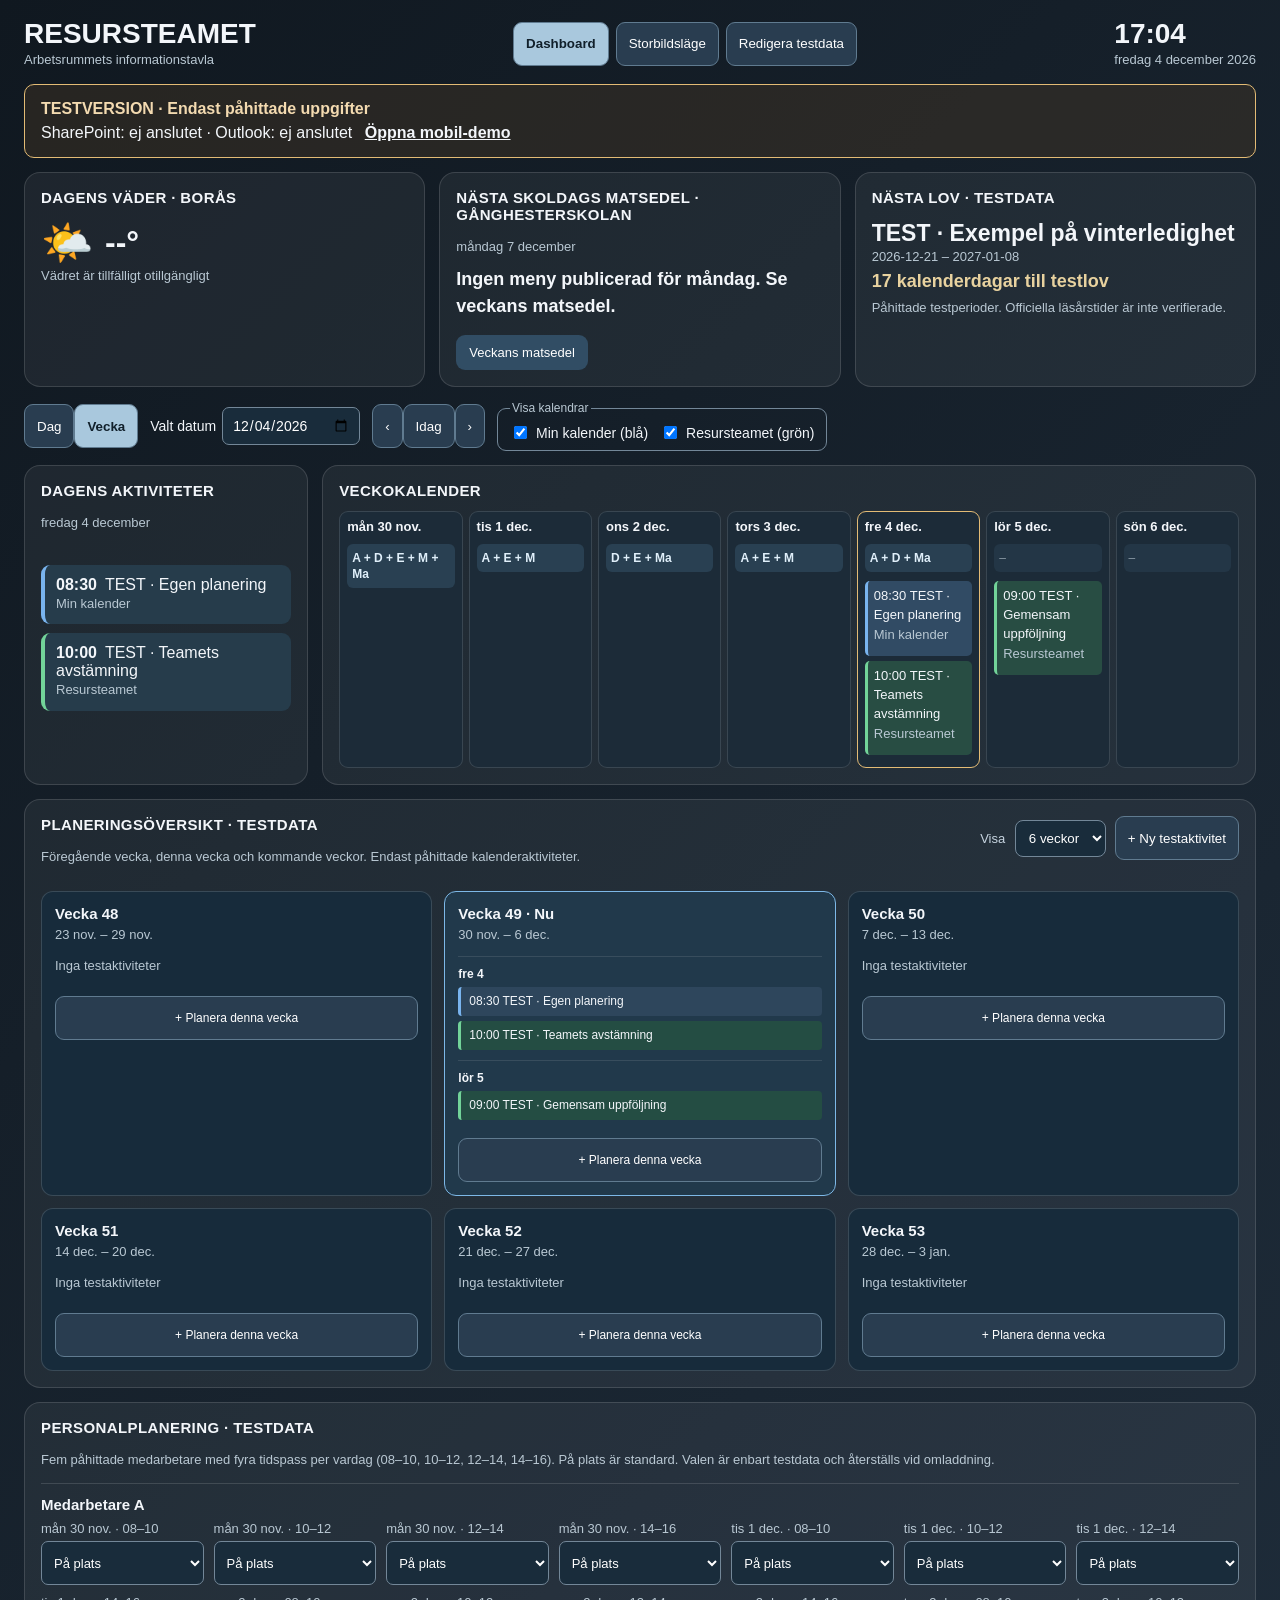
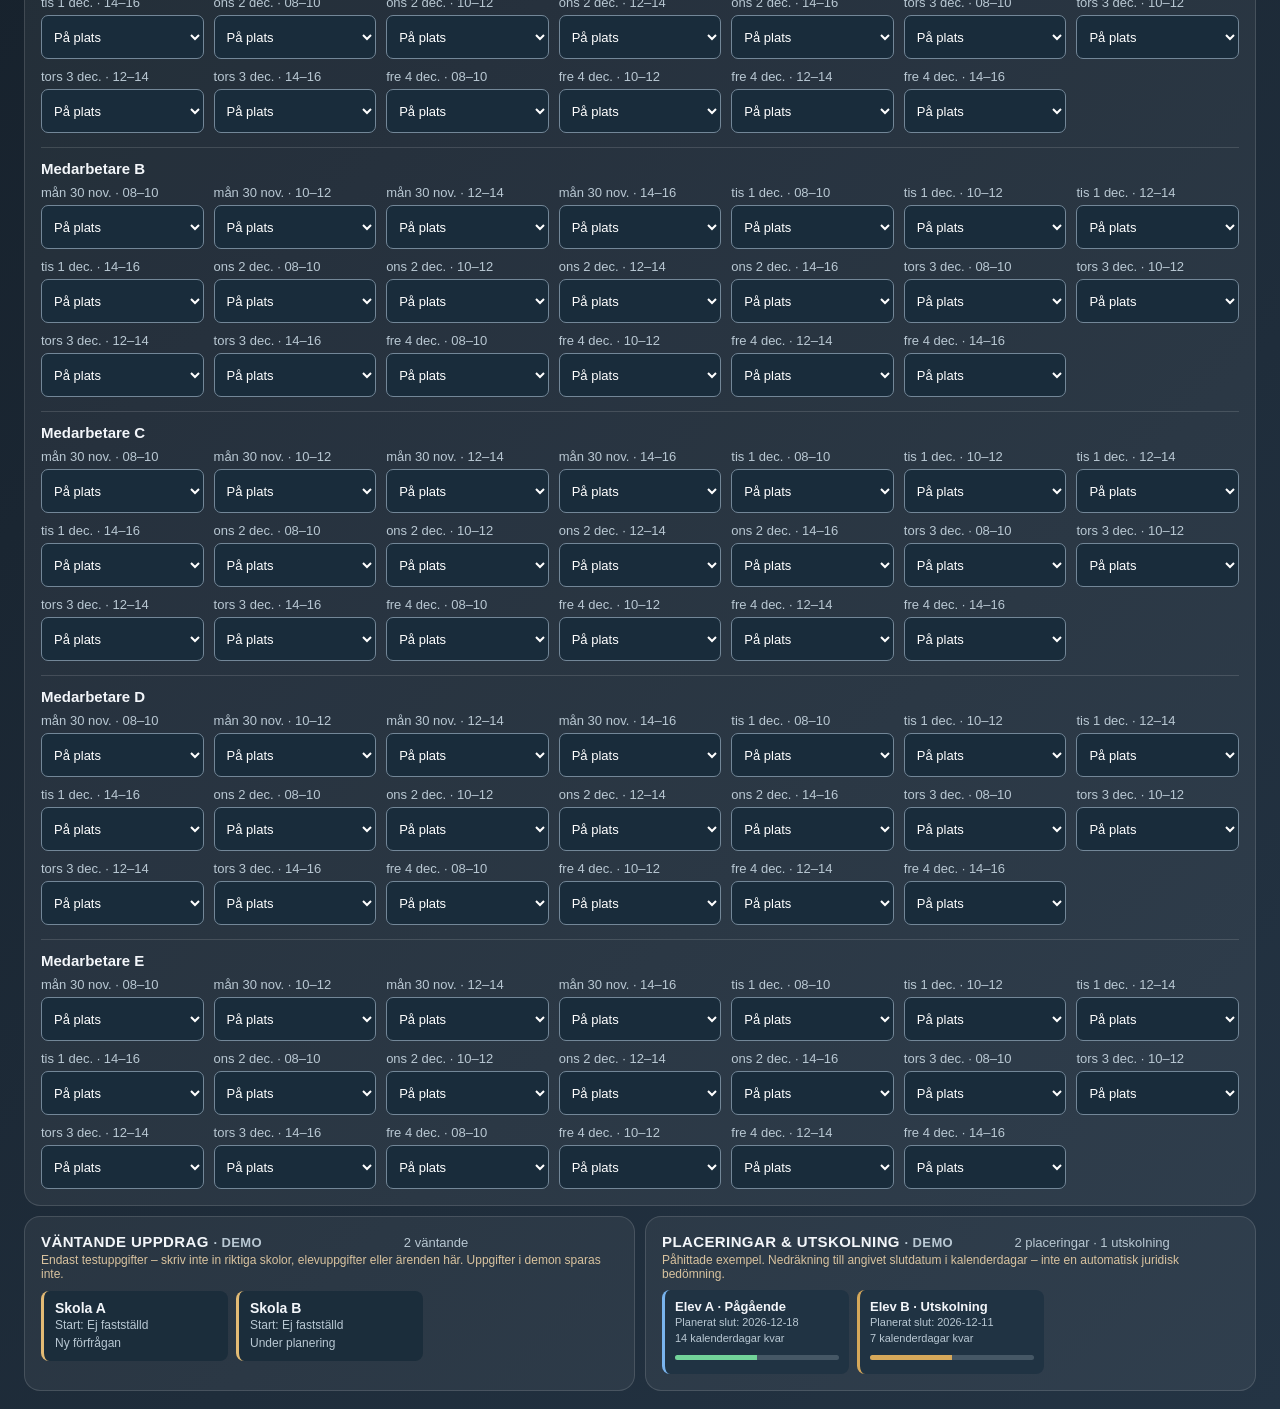
<file: index.html>
<!doctype html>
<html lang="sv"><head><meta charset="utf-8"><meta name="viewport" content="width=device-width,initial-scale=1"><meta name="theme-color" content="#141d27"><title>Resursteamet – Min arbetsdag</title>
<style>
*{box-sizing:border-box}body{margin:0;background:linear-gradient(135deg,#101820,#243444);color:#f3f6fa;font-family:Segoe UI,Arial,sans-serif}main{max-width:1920px;padding:18px 24px;margin:auto}header{display:flex;justify-content:space-between;gap:15px;align-items:center}h1{font-size:28px;margin:0}h2{font-size:15px;margin:0 0 14px;letter-spacing:.4px}.muted{color:#b9c8d3;font-size:13px;line-height:1.5}.clock{font-size:28px;font-weight:800}.grid{display:grid;grid-template-columns:1fr 1fr;gap:14px;margin-top:14px}.card{background:#ffffff0e;border:1px solid #ffffff22;border-radius:16px;padding:16px}.notice{padding:14px;border-left:4px solid #e3bb75;background:#49382466;border-radius:8px;margin:20px 0;font-size:13px}.temp{font-size:42px;font-weight:750}.pills{display:flex;flex-wrap:wrap;gap:8px;margin-top:12px}button{background:#293d50;color:white;border:1px solid #607b90;border-radius:9px;padding:10px 12px;cursor:pointer}button[aria-pressed=true]{background:#a9c8dd;color:#11202b;font-weight:800}.status{padding:13px;background:#1f3242;border-radius:9px;margin-top:14px;font-size:13px;color:#c6d3df}.legend{display:flex;flex-wrap:wrap;gap:15px;font-size:12px;color:#bdcdd7}.dot{display:inline-block;width:9px;height:9px;border-radius:50%;margin-right:5px}.link{display:inline-block;padding:10px 13px;margin:5px 5px 0 0;text-decoration:none;border-radius:9px;background:#314d64;color:white;font-size:13px}@media(max-width:680px){main{padding:14px}.grid{grid-template-columns:1fr}header{align-items:flex-start}}

.calendar-layout{display:grid;grid-template-columns:minmax(260px,.75fr) minmax(0,2.25fr);gap:14px;margin-top:14px}.activity{background:#263c4b;border-left:4px solid #79b4ee;border-radius:9px;padding:11px;margin-bottom:9px;overflow-wrap:anywhere}.activity.team{border-color:#72d399}.event-time{font-weight:750;margin-right:8px}.week-head{display:flex;justify-content:space-between;align-items:center;gap:10px;flex-wrap:wrap}.week-grid{display:grid;grid-template-columns:repeat(7,minmax(0,1fr));gap:6px;margin-top:12px}.day{border:1px solid #ffffff20;border-radius:9px;padding:7px;min-height:210px;min-width:0;background:#1c2b38}.day.today{border-color:#e3bb75}.day-title{font-size:11px;font-weight:700;margin-bottom:10px}.week-event{font-size:11px;padding:6px;margin-bottom:5px;border-radius:5px;background:#314b64;border-left:3px solid #79b4ee;overflow-wrap:anywhere}.week-event.team{background:#284d43;border-left-color:#72d399}.event-actions{display:flex;gap:5px;margin-top:6px}.tiny{font-size:11px;padding:4px 7px}.entry-form{display:grid;grid-template-columns:repeat(4,minmax(0,1fr));gap:9px;margin-top:10px}.entry-form label{font-size:12px;color:#cbd6e0}.entry-form input,.entry-form select{width:100%;margin-top:4px;border-radius:7px;border:1px solid #738798;background:#192c3b;color:white;padding:9px}.entry-form .wide{grid-column:span 2}.entry-form button{align-self:end}.small-note{font-size:12px;color:#d9c39f}@media(max-width:950px){.calendar-layout{grid-template-columns:1fr}.week-grid{grid-template-columns:repeat(4,minmax(0,1fr))}.entry-form{grid-template-columns:repeat(2,minmax(0,1fr))}}@media(max-width:560px){.week-grid{grid-template-columns:repeat(2,minmax(0,1fr))}.entry-form{grid-template-columns:1fr}.entry-form .wide{grid-column:span 1}}.summary-grid .card{min-height:115px}.summary-grid .temp{font-size:32px}.summary-grid p{margin:6px 0}.week-grid{width:100%}.calendar-layout>.card{min-width:0}.week-head>div{display:flex;gap:5px;align-items:center;flex-wrap:wrap}.week-head button{padding:6px 10px}.entry-form{grid-template-columns:1fr 1fr 1fr 2fr auto;align-items:end}.entry-form .wide{grid-column:span 1}.entry-form button{min-height:39px}#cancel-edit{background:#485462}#cancel-edit[hidden]{display:none}.footer-grid{margin-top:12px}@media(min-width:951px) and (max-width:1200px){.week-grid{grid-template-columns:repeat(7,minmax(0,1fr))}.day{padding:4px}.day-title{font-size:10px}}@media(max-width:950px){.entry-form{grid-template-columns:repeat(2,minmax(0,1fr))}.entry-form .wide{grid-column:span 2}}@media(max-width:560px){.entry-form{grid-template-columns:1fr}.entry-form .wide{grid-column:span 1}}.backup-label{display:inline-flex;align-items:center;gap:8px;background:#293d50;border:1px solid #607b90;border-radius:9px;padding:10px 12px;color:white;cursor:pointer;font-size:13px}.backup-label input{max-width:195px;font-size:12px}#backup-feedback{overflow-wrap:anywhere}.mode-controls{display:flex;gap:7px;flex-wrap:wrap;justify-content:center}.mode-controls button[aria-pressed=true]{background:#a9c8dd;color:#11202b;font-weight:800}.lunch-card{margin-top:14px}.meal-content{font-size:18px;font-weight:650;line-height:1.5;margin:10px 0}.meal-content>div{margin:4px 0}.display-view .editor-only,.display-view .editor-action{display:none!important}.display-view .lunch-card{display:block}.display-view .card{padding:16px}.display-view .day{min-height:210px}@media(min-width:1050px){.display-view .summary-grid{grid-template-columns:1fr 1fr}.display-view .calendar-layout{grid-template-columns:minmax(280px,.75fr) minmax(0,2.25fr)}}@media(max-width:750px){header{flex-wrap:wrap}.mode-controls{order:3;width:100%}}
/* Storbildsvy: kalendern prioriteras och övriga rutor hålls kompakta. */
@media (min-width:1000px){
 body.display-view main{height:100vh;min-height:600px;display:flex;flex-direction:column;padding:10px 18px;overflow:hidden}
 body.display-view header{flex:0 0 auto;min-height:66px;gap:12px}
 body.display-view header h1{font-size:25px;line-height:1.1}
 body.display-view header .muted{font-size:12px}
 body.display-view .clock{font-size:25px}
 body.display-view .mode-controls button{padding:8px 11px;font-size:13px}
 body.display-view .summary-grid{flex:0 0 auto;gap:10px;margin-top:8px;grid-template-columns:1fr 1fr}
 body.display-view .summary-grid .card{min-height:0;padding:10px 14px}
 body.display-view .summary-grid h2{margin:0 0 5px;font-size:13px}
 body.display-view .summary-grid .temp{font-size:27px;line-height:1.15}
 body.display-view .summary-grid #break{font-size:20px!important;line-height:1.2}
 body.display-view .summary-grid .muted{font-size:12px}
 body.display-view .summary-grid p{display:none}
 body.display-view .lunch-card{flex:0 0 auto;margin-top:10px;padding:10px 14px;display:grid;grid-template-columns:minmax(180px,.8fr) minmax(0,2.2fr) auto;grid-template-rows:auto auto;column-gap:14px;align-items:center}
 body.display-view .lunch-card h2{grid-column:1;grid-row:1;margin:0 0 4px;font-size:13px}
 body.display-view .lunch-card #meal-date{grid-column:1;grid-row:2;font-size:12px}
 body.display-view .lunch-card .meal-content{grid-column:2;grid-row:1/span 2;margin:0;font-size:16px;line-height:1.3}
 body.display-view .lunch-card .meal-content>div{margin:2px 0}
 body.display-view .lunch-card .link{grid-column:3;grid-row:1/span 2;padding:8px 10px;margin:0;font-size:12px;white-space:nowrap}
 body.display-view .calendar-layout{flex:1 1 0;min-height:0;margin-top:10px;gap:10px;grid-template-columns:minmax(240px,30%) minmax(0,70%)}
 body.display-view .calendar-layout>.card{min-height:0;padding:12px;overflow:auto}
 body.display-view .calendar-layout h2{font-size:14px;margin-bottom:7px}
 body.display-view #today-events{margin-top:8px!important}
 body.display-view .activity{padding:9px;margin-bottom:7px;font-size:14px}
 body.display-view .week-grid{height:calc(100% - 42px);min-height:0;margin-top:8px;align-items:stretch}
 body.display-view .day{min-height:0;height:100%;padding:6px}
 body.display-view .day-title{margin-bottom:6px;font-size:11px}
 body.display-view .week-event{padding:5px;font-size:11px}
 body.display-view .week-head{min-height:32px}
 body.display-view .week-head button{padding:5px 8px}
}
@media (min-width:1000px) and (max-height:700px){
 body.display-view header{min-height:53px}
 body.display-view .summary-grid .card{padding:7px 12px}
 body.display-view .lunch-card{padding:7px 12px}
 body.display-view .calendar-layout{margin-top:7px}
}

.weather-primary{display:flex;gap:12px;align-items:center}#weather-icon{font-size:42px;line-height:1.1}.break-count{font-weight:750;font-size:18px;margin-top:5px;color:#e8d29f}
@media(min-width:1000px){
 body.display-view .top-overview{display:grid;grid-template-columns:minmax(0,2fr) minmax(0,2fr) minmax(190px,1fr);gap:10px;margin-top:8px;flex:0 0 auto;align-items:stretch}
 body.display-view .top-overview>.card{min-width:0;min-height:116px;margin:0;padding:12px 14px}
 body.display-view .top-overview>.lunch-card{display:flex;flex-direction:column;align-items:flex-start;justify-content:flex-start;gap:5px}
 body.display-view .top-overview>.lunch-card h2{font-size:13px;margin:0}
 body.display-view .top-overview>.lunch-card #meal-date{display:none}
 body.display-view .top-overview>.lunch-card .meal-content{font-size:17px;line-height:1.25;margin:2px 0;max-width:100%}
 body.display-view .top-overview>.lunch-card .link{display:none}
 body.display-view .top-overview #weather-icon{font-size:43px}
 body.display-view .top-overview .temp{font-size:38px}
 body.display-view .top-overview #break{font-size:19px!important}
 body.display-view .top-overview #breakdate{font-size:11px}
 body.display-view .top-overview .break-count{font-size:17px}
 body.display-view .calendar-layout{grid-template-columns:minmax(230px,28fr) minmax(0,72fr)}
}
@media(min-width:1000px) and (max-height:750px){
 body.display-view .top-overview>.card{padding:9px 12px;min-height:98px}
 body.display-view .top-overview #weather-icon{font-size:34px}
 body.display-view .top-overview .temp{font-size:32px}
 body.display-view .top-overview>.lunch-card .meal-content{font-size:15px}
}
@media(max-width:999px){.top-overview{grid-template-columns:1fr 1fr}.top-overview .lunch-card{grid-column:1/-1}}
.pending-panel{margin-top:10px}.pending-list{display:grid;grid-template-columns:repeat(3,minmax(0,1fr));gap:8px;margin-top:10px}.pending-item{background:#1b2d3b;border-left:3px solid #e3bb75;border-radius:8px;padding:9px 11px;min-width:0}.pending-item strong{display:block;font-size:14px}.pending-item .muted{font-size:12px}.pending-form{display:grid;grid-template-columns:1.2fr 1fr 1fr auto;align-items:end;gap:10px;margin-top:10px}.pending-form label{font-size:12px;color:#cbd6e0}.pending-form input,.pending-form select{display:block;margin-top:5px;padding:9px;width:100%;border-radius:7px;background:#192c3b;color:#fff;border:1px solid #738798}.pending-form button{min-height:39px}.pending-editor{margin-top:10px}@media(min-width:1000px){body.display-view .pending-panel{flex:0 0 auto;padding:10px 14px;margin-top:8px}body.display-view .pending-panel .small-note{display:none}body.display-view .pending-list{margin-top:6px}body.display-view .pending-item{padding:6px 9px}body.display-view .pending-item strong{font-size:12px}body.display-view .pending-item .muted{font-size:11px}}@media(max-width:850px){.pending-form{grid-template-columns:1fr 1fr}.pending-list{grid-template-columns:1fr 1fr}}@media(max-width:520px){.pending-form,.pending-list{grid-template-columns:1fr}}.day-initials{background:#294052;border-radius:6px;padding:6px 5px;margin:5px 0 9px;font-size:12px;font-weight:750;color:#e0effa;line-height:1.35;overflow-wrap:anywhere}.day-initials-empty{opacity:.55;font-weight:400}.demo-initials-editor{margin-top:10px}.demo-initials-grid{display:grid;grid-template-columns:repeat(5,minmax(0,1fr));gap:10px;margin:10px 0}.demo-initials-grid label{font-size:12px;color:#cbd6e0}.demo-initials-grid input{width:100%;margin-top:5px;padding:10px;background:#192c3b;color:white;border:1px solid #738798;border-radius:8px}@media(max-width:800px){.demo-initials-grid{grid-template-columns:repeat(2,minmax(0,1fr))}}.placement-panel{margin-top:9px}.placement-list{display:grid;grid-template-columns:repeat(3,minmax(0,1fr));gap:8px;margin-top:9px}.placement-item{background:#203343;border-left:3px solid #79b4ee;padding:9px 10px;border-radius:8px;min-width:0}.placement-item.leaving{border-color:#d6a85a}.placement-item strong{font-size:13px;display:block}.placement-item .muted{font-size:11px}.placement-progress{height:5px;background:#455765;border-radius:6px;overflow:hidden;margin:8px 0 5px}.placement-progress span{display:block;height:100%;background:#72d399}.placement-item.leaving .placement-progress span{background:#d6a85a}.placement-editor{margin-top:10px}.placement-form{display:grid;grid-template-columns:1fr 1fr 1fr 1fr auto;gap:9px;align-items:end}.placement-form label{font-size:12px;color:#cbd6e0}.placement-form input,.placement-form select{width:100%;padding:9px;margin-top:5px;background:#192c3b;border:1px solid #738798;border-radius:7px;color:#fff}.placement-form button{min-height:39px}@media(min-width:1000px){body.display-view .placement-panel{flex:0 0 auto;margin-top:7px;padding:9px 13px}body.display-view .placement-panel .small-note{display:none}body.display-view .placement-list{margin-top:6px}body.display-view .placement-item{padding:7px 9px}}@media(max-width:850px){.placement-form{grid-template-columns:1fr 1fr}.placement-list{grid-template-columns:1fr 1fr}}@media(max-width:520px){.placement-form,.placement-list{grid-template-columns:1fr}}
/* Full-HD TV: fem större dagkolumner och kompakt tvådelad uppdragsrad. */
.workload-row{display:grid;grid-template-columns:1fr 1fr;gap:10px;margin-top:10px;min-width:0}
.workload-row>.card{margin-top:0;min-width:0}
@media(min-width:1000px){
 body.display-view main{height:100dvh;min-height:0;overflow:hidden;padding:8px 15px;gap:0}
 body.display-view header{min-height:55px}
 body.display-view .top-overview{margin-top:7px;gap:9px}
 body.display-view .top-overview>.card{min-height:110px;padding:9px 13px}
 body.display-view .top-overview .lunch-card .meal-content{font-size:17px}
 body.display-view .calendar-layout{flex:1 1 0;min-height:225px;margin-top:9px;gap:9px;grid-template-columns:minmax(260px,27fr) minmax(0,73fr)}
 body.display-view .calendar-layout>.card{overflow:hidden;padding:11px 12px}
 body.display-view .calendar-layout>.card #today-events{max-height:calc(100% - 55px);overflow:hidden}
 body.display-view .week-grid{grid-template-columns:repeat(5,minmax(0,1fr));height:calc(100% - 43px)}
 body.display-view .day-title{font-size:13px}
 body.display-view .day-initials{font-size:13px}
 body.display-view .week-event{font-size:12px}
 body.display-view .workload-row{flex:0 0 auto;height:169px;min-height:0;gap:9px;margin-top:9px}
 body.display-view .workload-row>.card{height:100%;overflow:hidden;padding:10px 12px}
 body.display-view .workload-row .pending-list,body.display-view .workload-row .placement-list{grid-template-columns:repeat(2,minmax(0,1fr));gap:6px;margin-top:7px;max-height:117px;overflow:hidden}
 body.display-view .workload-row .pending-item,body.display-view .workload-row .placement-item{padding:6px 8px}
 body.display-view .workload-row .pending-item strong,body.display-view .workload-row .placement-item strong{font-size:13px}
 body.display-view .workload-row .pending-item .muted,body.display-view .workload-row .placement-item .muted{font-size:11px}
}
@media(min-width:1000px) and (max-height:790px){
 body.display-view header{min-height:48px}
 body.display-view .top-overview>.card{min-height:90px;padding:8px 11px}
 body.display-view .workload-row{height:137px}
 body.display-view .workload-row .pending-list,body.display-view .workload-row .placement-list{max-height:92px}
}
@media(max-width:999px){.workload-row{grid-template-columns:1fr}}

/* TV med hög belastning: kompakta kort, automatisk sidväxling utan intern scroll. */
@media(min-width:1000px){
 body.display-view header{min-height:47px}
 body.display-view .top-overview>.card{min-height:0;padding:7px 11px}
 body.display-view .top-overview{margin-top:5px}
 body.display-view .top-overview h2{font-size:12px}
 body.display-view .top-overview .temp{font-size:32px}
 body.display-view .top-overview #weather-icon{font-size:33px}
 body.display-view .top-overview .meal-content{font-size:15px!important;line-height:1.16!important}
 body.display-view .top-overview .break-count{font-size:15px}
 body.display-view .calendar-layout{margin-top:7px;min-height:200px}
 body.display-view .calendar-layout>.card{padding:8px 10px}
 body.display-view .calendar-layout h2{font-size:13px;margin-bottom:4px}
 body.display-view .activity{padding:6px 8px;margin-bottom:5px;line-height:1.2}
 body.display-view .activity .muted{font-size:11px}
 body.display-view .day-initials{margin:4px 0 6px;padding:5px;font-size:12px}
 body.display-view .week-event{padding:4px;margin-bottom:4px;line-height:1.2}
 body.display-view .workload-row{height:155px;margin-top:7px}
 body.display-view .workload-row>.card{padding:7px 10px}
 body.display-view .workload-row .pending-list,body.display-view .workload-row .placement-list{max-height:none;overflow:hidden;margin-top:5px}
 body.display-view .workload-row .pending-item,body.display-view .workload-row .placement-item{padding:5px 7px}
 body.display-view .placement-progress{margin:4px 0 2px}
 body.display-view .small-note{display:none}
 body.display-view [data-tv-hidden="true"]{display:none!important}
}
.tv-pager{font-size:11px;color:#b9c8d3;white-space:nowrap;margin-left:8px}
.stress-panel{margin-top:10px}.stress-panel button:disabled{opacity:.45;cursor:not-allowed}
.rotation-indicator{display:none}
@media(min-width:1000px){
 body.display-view .top-overview{grid-template-columns:minmax(0,1.7fr) minmax(140px,.52fr) minmax(0,1.85fr) minmax(185px,.86fr)!important}
 body.display-view .rotation-indicator{display:flex;align-items:center;justify-content:center;gap:9px;padding:8px!important}
 body.display-view .rotation-indicator .hourglass{font-size:27px;line-height:1;animation:hourglass-spin 2.3s ease-in-out infinite}
 body.display-view .rotation-copy{min-width:0;font-size:12px;line-height:1.25}
 body.display-view .rotation-copy strong{font-size:10px;letter-spacing:.3px;display:block;margin-bottom:5px}
 body.display-view #rotation-message{font-weight:700}
 body.display-view .rotation-track{height:4px;border-radius:5px;background:#182735;overflow:hidden;margin-top:8px}
 body.display-view #rotation-progress{display:block;height:100%;width:0;background:#a9c8dd}
}
@keyframes hourglass-spin{0%,42%{transform:rotate(0deg)}58%,100%{transform:rotate(180deg)}}
@media(prefers-reduced-motion:reduce){.rotation-indicator .hourglass{animation:none!important}}

/* Fullskärmsmarginal: undvik att nedersta raden kapas på Full HD-TV. */
@media(min-width:1000px){
 body.display-view main{box-sizing:border-box;height:100dvh;max-height:100dvh;padding:5px 12px 12px;overflow:hidden}
 body.display-view header{min-height:42px}
 body.display-view .top-overview{margin-top:4px;gap:7px}
 body.display-view .top-overview>.card{padding:6px 10px;min-height:0}
 body.display-view .calendar-layout{margin-top:6px;gap:7px;min-height:175px}
 body.display-view .workload-row{height:154px;margin-top:6px;gap:7px;flex-shrink:0}
 body.display-view .workload-row>.card{padding:7px 9px}
}
@media(min-width:1000px) and (max-height:850px){
 body.display-view header{min-height:38px}
 body.display-view .workload-row{height:142px}
 body.display-view .calendar-layout{min-height:155px}
}

/* TV-vy: reservera faktisk höjd för sista raden i stället för flex-överflöd. */
@media (min-width:1000px){
 body.display-view main{
   display:grid!important;
   grid-template-rows:auto auto minmax(0,1fr) clamp(162px,22vh,216px);
   row-gap:7px;
   height:100dvh!important;
   max-height:100dvh!important;
   min-height:0!important;
   padding:5px 12px 10px!important;
   overflow:hidden;
 }
 body.display-view header{grid-row:1;min-height:0!important}
 body.display-view .top-overview{grid-row:2;margin:0!important;min-height:0}
 body.display-view .calendar-layout{grid-row:3;min-height:0!important;height:100%!important;margin:0!important}
 body.display-view .workload-row{grid-row:4;height:100%!important;min-height:0!important;margin:0!important;align-self:stretch}
 body.display-view .workload-row>.card{min-height:0!important;overflow:hidden}
 body.display-view .workload-row .pending-list,
 body.display-view .workload-row .placement-list{max-height:none!important;overflow:hidden}
}

/* Finjustering: lyft båda nedre informationsrutorna sex pixlar. */
@media(min-width:1000px){
 body.display-view .workload-row{transform:translateY(-6px)}
}
</style><link rel="stylesheet" href="dashboard.css"></head><body class="dashboard-view"><main>
<header><div><h1>RESURSTEAMET</h1><div class="muted">Arbetsrummets informationstavla</div></div><div class="mode-controls"><button type="button" id="dashboard-mode" aria-pressed="true">Dashboard</button><button type="button" id="display-mode" aria-pressed="false">Storbildsläge</button><button type="button" id="edit-mode" aria-pressed="false">Redigera testdata</button></div><div><div class="clock" id="clock">--:--</div><div id="date" class="muted"></div></div></header>
<aside class="demo-banner dashboard-only"><strong>TESTVERSION · Endast påhittade uppgifter</strong><span id="connection-status">SharePoint: ej anslutet · Outlook: ej anslutet</span> <a href="mobil.html" style="color:inherit;font-weight:800;margin-left:8px">Öppna mobil-demo</a><div id="demo-feedback" role="status"></div></aside><div class="grid summary-grid top-overview"><section class="card"><h2>DAGENS VÄDER · BORÅS</h2><div class="weather-primary"><span id="weather-icon" role="img" aria-label="Väder">🌤️</span><div class="temp" id="temp">--°</div></div><div id="weather" class="muted">Hämtar aktuellt väder …</div></section><section class="card rotation-indicator" aria-label="Automatisk växling"><div class="hourglass" aria-hidden="true">⌛</div><div class="rotation-copy"><strong>AUTOMATISK VÄXLING</strong><div id="rotation-message">Kontrollerar vyer …</div><div class="rotation-track"><span id="rotation-progress"></span></div></div></section><section class="card lunch-card"><h2>DAGENS MATSEDEL · GÅNGHESTERSKOLAN</h2><div id="meal-date" class="muted"></div><div id="meal-content" class="meal-content">Hämtar matsedeln …</div><a class="link" href="https://menu.matildaplatform.com/meals/week/68d18b0e30b565aba61bf59e_boras-ganghesterskolan-kok" target="_blank" rel="noopener noreferrer">Veckans matsedel</a></section><section class="card"><h2>NÄSTA LOV · TESTDATA</h2><div style="font-size:23px;font-weight:750" id="break">TESTLOV</div><div class="muted" id="breakdate">Hämtar exempelperioder …</div><div id="break-count" class="break-count"></div><p class="muted">Påhittade testperioder. Officiella läsårstider är inte verifierade.</p></section></div>
<nav class="calendar-tools dashboard-only" aria-label="Kalendervy">
<div><button type="button" id="day-view" aria-pressed="false">Dag</button><button type="button" id="week-view" aria-pressed="true">Vecka</button></div>
<label>Valt datum <input id="calendar-date" type="date" required></label>
<div><button type="button" id="nav-prev" aria-label="Föregående period">‹</button><button type="button" id="nav-today">Idag</button><button type="button" id="nav-next" aria-label="Nästa period">›</button></div>
<fieldset><legend>Visa kalendrar</legend><label><input id="filter-work" type="checkbox" checked>Min kalender (blå)</label><label><input id="filter-team" type="checkbox" checked>Resursteamet (grön)</label></fieldset>
</nav><div class="calendar-layout"><section class="card"><h2 id="day-heading">DAGENS AKTIVITETER</h2><div class="muted" id="today-label"></div><div id="today-events" style="margin-top:14px" aria-live="polite"></div></section><section class="card" id="week-panel"><div class="week-head"><h2 style="margin:0">VECKOKALENDER</h2><div class="tv-only"><button id="prev-week" aria-label="Föregående vecka">‹</button> <strong id="week-range" style="font-size:13px"></strong> <button id="next-week" aria-label="Nästa vecka">›</button> <button id="current-week">Idag</button></div></div><div class="week-grid" id="week-grid"></div></section></div>
<section class="card horizon-panel dashboard-only" aria-label="Planering fyra till sex veckor">
 <div class="horizon-top"><div><h2>PLANERINGSÖVERSIKT · TESTDATA</h2><p class="muted">Föregående vecka, denna vecka och kommande veckor. Endast påhittade kalenderaktiviteter.</p></div>
 <div class="horizon-actions"><label for="horizon-length">Visa <select id="horizon-length"><option value="4">4 veckor</option><option value="5">5 veckor</option><option value="6" selected>6 veckor</option></select></label><button type="button" id="horizon-add">+ Ny testaktivitet</button></div></div>
 <div id="horizon-weeks" class="horizon-grid" aria-live="polite"></div>
</section><section class="card staff-panel dashboard-only"><h2>PERSONALPLANERING · TESTDATA</h2><p class="muted">Fem påhittade medarbetare med fyra tidspass per vardag (08–10, 10–12, 12–14, 14–16). På plats är standard. Valen är enbart testdata och återställs vid omladdning.</p><div id="staff-planning"></div></section><div class="workload-row"><section class="card pending-panel"><div class="week-head"><h2 style="margin:0">VÄNTANDE UPPDRAG <span class="muted">· DEMO</span></h2><span class="muted" id="pending-count"></span></div><div class="small-note">Endast testuppgifter – skriv inte in riktiga skolor, elevuppgifter eller ärenden här. Uppgifter i demon sparas inte.</div><div id="pending-list" class="pending-list"></div></section>
<section class="card placement-panel"><div class="week-head"><h2 style="margin:0">PLACERINGAR & UTSKOLNING <span class="muted">· DEMO</span></h2><span id="placement-count" class="muted"></span></div><div class="small-note">Påhittade exempel. Nedräkning till angivet slutdatum i kalenderdagar – inte en automatisk juridisk bedömning.</div><div class="placement-list" id="placement-list"></div></section></div>
<section class="card editor-only stress-panel"><h2>TESTDATA & BELASTNINGSTEST</h2><button type="button" id="reset-demo">Återställ testdata</button><p class="small-note">Lägg till påhittade testposter för att se hur 40-tums-TV:n hanterar 6 möten, 8 väntande uppdrag och 8 placeringar. Testet sparar inga uppgifter och ändrar inte dina riktiga kalenderaktiviteter.</p><div class="pills"><button type="button" id="stress-enable">Starta belastningstest</button><button type="button" id="stress-disable" disabled>Stäng av testet</button><span class="muted" id="stress-status" role="status">Testet är avstängt.</span></div></section><section class="card editor-only placement-editor"><h2>REGISTRERA TESTPLACERING</h2><p class="small-note">Använd bara fiktiva koder. Informationen sparas inte och försvinner när sidan laddas om.</p><form id="placement-form" class="placement-form"><label>Exempelkod<input id="placement-code" required maxlength="12" placeholder="Elev A"></label><label>Startdatum<input id="placement-start" type="date" required></label><label>Beslutat slutdatum<input id="placement-end" type="date" required></label><label>Fas<select id="placement-phase"><option value="Pågående">Pågående</option><option value="Utskolning">Utskolning</option></select></label><button type="submit">Lägg till testplacering</button></form><div class="muted" id="placement-feedback" role="status"></div></section><section class="card editor-only demo-initials-editor"><h2>VECKANS ELEVKODER · DEMO</h2><p class="small-note">Använd endast påhittade bokstavskoder här. Den offentliga demonstrationen lagrar inga verkliga elevscheman. Ändringarna gäller bara tills sidan laddas om.</p><div class="demo-initials-grid" id="demo-initials-form"></div><button type="button" id="reset-demo-initials">Återställ exempel</button></section><section class="card editor-only pending-editor"><h2>REGISTRERA TESTUPPDRAG</h2><form id="pending-form" class="pending-form"><label>Skola (fiktiv)<input id="pending-school" required maxlength="48" placeholder="Exempel: Skola A"></label><label>Preliminär start<input id="pending-start" type="date"></label><label>Status<select id="pending-status"><option>Ny förfrågan</option><option>Inväntar beslut</option><option>Under planering</option><option>Klar för start</option></select></label><button type="submit">Lägg till testuppdrag</button></form><div class="muted" id="pending-feedback" role="status"></div></section><section class="card editor-only" style="margin-top:14px"><h2 id="form-heading">LÄGG TILL AKTIVITET</h2><div class="small-note">Endast icke-känslig information. Använd endast påhittade testaktiviteter. Testaktiviteterna lagras i denna webbläsare på den här datorn, inte i GitHub eller Outlook. De är synliga och redigerbara för den som använder datorn och kan försvinna om webbläsardata rensas.</div><form id="entry-form" class="entry-form"><label>Datum<input id="entry-date" type="date" required></label><label>Tid<input id="entry-time" type="time" required></label><label>Kalender<select id="entry-source"><option value="work">Min kalender (blå)</option><option value="team">Resursteamet (grön)</option></select></label><label class="wide">Aktivitet<input id="entry-title" type="text" maxlength="90" placeholder="T.ex. Arbetsplatsträff" required></label><button type="submit" id="save-event">Lägg till</button><button type="button" id="cancel-edit" hidden>Avbryt redigering</button></form><div class="muted" id="save-feedback" role="status" style="margin-top:9px"></div></section><section class="card editor-only" style="margin-top:14px"><h2>SÄKERHETSKOPIA AV KALENDERN</h2><p class="muted">Spara en kopia som en JSON-fil på datorn. Filen innehåller aktiviteternas datum, tid och text och ska hanteras varsamt. Använd bara icke-känsliga aktiviteter. Import lägger till aktiviteter som saknas och ersätter inte befintliga.</p><div class="pills"><button id="export-events" type="button">Spara säkerhetskopia</button><label class="backup-label">Läs in säkerhetskopia <input type="file" id="import-events" accept=".json,application/json" aria-label="Välj säkerhetskopia i JSON-format"></label></div><div class="muted" id="backup-feedback" role="status" style="margin-top:10px"></div></section><div class="grid footer-grid editor-only"><section class="card"><h2>ANSLUTNINGAR</h2><p class="muted">Outlook är inte anslutet. Endast icke-känsliga aktiviteter som läggs in här visas i kalendern.</p></section><section class="card"><h2>SNABBLÄNKAR</h2><a class="link" href="https://outlook.boras.se/owa/" target="_blank" rel="noopener noreferrer">Öppna Outlook</a></section></div><p class="muted editor-only">Resursteamet · Kalenderaktiviteter lagras endast i den här webbläsaren.</p>
</main><script src="dashboard.js"></script><script>
function updateTime(){const d=new Date();document.getElementById('clock').textContent=d.toLocaleTimeString('sv-SE',{hour:'2-digit',minute:'2-digit'});document.getElementById('date').textContent=d.toLocaleDateString('sv-SE',{weekday:'long',day:'numeric',month:'long',year:'numeric'});}updateTime();setInterval(updateTime,30000);

let breakConfig=null,breakConfigFailed=false;
function updateBreakCount(){
 try{
  if(!breakConfig)throw Error('Ingen konfiguration');
  Dashboard.renderBreak(breakConfig,new Date());
 }catch(e){
  document.getElementById('break').textContent='TESTLOV';
  document.getElementById('breakdate').textContent='Ej officiella läsårstider';
  document.getElementById('break-count').textContent=breakConfigFailed||breakConfig?'Lovinställningarna kunde inte läsas.':'Hämtar testlov …';
 }
}
(async()=>{try{const response=await fetch('demo-config.json',{signal:AbortSignal.timeout(10000)});if(!response.ok)throw Error('Saknas');breakConfig=await response.json();}catch(e){breakConfigFailed=true;}updateBreakCount();})();
updateBreakCount();setInterval(updateBreakCount,60*60*1000);
(async()=>{try{const r=await fetch('https://api.open-meteo.com/v1/forecast?latitude=57.7210&longitude=12.9401&current=temperature_2m,wind_speed_10m,weather_code&timezone=Europe%2FStockholm',{signal:AbortSignal.timeout(10000)});if(!r.ok)throw Error('Väder saknas');const j=await r.json();const c=j.current;if(typeof c?.temperature_2m!=='number')throw Error('Inget värde');document.getElementById('temp').textContent=Math.round(c.temperature_2m)+'°';const code=c.weather_code;const icon=code===0?'☀️':code===1||code===2?'🌤️':code===3?'☁️':code===45||code===48?'🌫️':code>=51&&code<=67?'🌧️':code>=71&&code<=77?'❄️':code>=80&&code<=82?'🌦️':code>=85&&code<=86?'🌨️':code>=95?'⛈️':'🌤️';const iconEl=document.getElementById('weather-icon');iconEl.textContent=icon;iconEl.setAttribute('aria-label','Aktuellt väder');document.getElementById('weather').textContent='Vind: '+Math.round(c.wind_speed_10m||0)+' km/h';}catch(e){document.getElementById('weather').textContent='Vädret är tillfälligt otillgängligt';}})();

const storeKey='resursteamet_demo_calendar_v1';
let events=Dashboard.seedEvents(new Date());
try{const raw=localStorage.getItem(storeKey);if(raw!==null)events=Dashboard.readEvents(raw);}catch(e){document.getElementById('demo-feedback').textContent='Sparad testkalender var ogiltig eller otillgänglig. Påhittade exempel visas.';}
// Demo only: invented codes, deliberately not persisted.
const demoDefaults=['A + D + E + M + Ma','A + E + M','D + E + Ma','A + E + M','A + D + Ma','',''];
let demoInitials=demoDefaults.slice();
const demoDays=['Måndag','Tisdag','Onsdag','Torsdag','Fredag','Lördag','Söndag'];
function buildDemoInitials(){const root=document.getElementById('demo-initials-form');root.replaceChildren();demoDays.forEach((day,i)=>{const label=document.createElement('label');label.textContent=day;const input=document.createElement('input');input.type='text';input.maxLength=60;input.value=demoInitials[i];input.setAttribute('aria-label','Exempelkoder för '+day);input.addEventListener('input',()=>{demoInitials[i]=input.value.slice(0,60);renderCalendar();});label.append(input);root.append(label);});}
document.getElementById('reset-demo-initials').addEventListener('click',()=>{demoInitials=demoDefaults.slice();buildDemoInitials();renderCalendar();});
buildDemoInitials();
const dateKey=Dashboard.dateKey;
const dayFormat=d=>d.toLocaleDateString('sv-SE',{weekday:'short',day:'numeric',month:'short'});
const monday=d=>{const x=Dashboard.localDay(dateKey(d));x.setDate(x.getDate()-(x.getDay()+6)%7);return x;};
let selectedDate=Dashboard.localDay(dateKey(new Date()));
let calendarView=matchMedia('(max-width:680px)').matches?'day':'week';
const sourceFilters={work:true,team:true};
let editingId=null;
function startEditing(e){editingId=e.id;document.getElementById('entry-date').value=e.date;document.getElementById('entry-time').value=e.time;document.getElementById('entry-source').value=e.source;document.getElementById('entry-title').value=e.title;document.getElementById('form-heading').textContent='REDIGERA AKTIVITET';document.getElementById('save-event').textContent='Spara ändringar';document.getElementById('cancel-edit').hidden=false;document.getElementById('entry-form').scrollIntoView({behavior:'smooth',block:'center'});document.getElementById('entry-title').focus();}
function stopEditing(){editingId=null;document.getElementById('form-heading').textContent='LÄGG TILL AKTIVITET';document.getElementById('save-event').textContent='Lägg till';document.getElementById('cancel-edit').hidden=true;document.getElementById('entry-form').reset();document.getElementById('entry-date').value=dateKey(new Date());}
document.getElementById('cancel-edit').addEventListener('click',stopEditing);
let stressEvents=[];const sorted=()=>events.concat(stressEvents).filter(e=>sourceFilters[e.source]).sort((a,b)=>(a.date+a.time).localeCompare(b.date+b.time));
function renderHorizon(){
 const root=document.getElementById('horizon-weeks');
 if(!root)return;
 const count=Number(document.getElementById('horizon-length').value);
 const weekStart=Dashboard.addDays(monday(new Date()),-7);
 const available=sorted();
 const fragment=document.createDocumentFragment();
 for(let w=0;w<count;w++){
  const first=Dashboard.addDays(weekStart,w*7),last=Dashboard.addDays(first,6);
  const card=document.createElement('section');card.className='horizon-week'+(w===1?' horizon-current':'');
  const title=document.createElement('h3');
  const weekNumber=Math.floor((Date.UTC(first.getFullYear(),first.getMonth(),first.getDate())-Date.UTC(first.getFullYear(),0,1))/86400000/7)+1;
  // ISO week is determined by the Thursday in the same calendar week.
  const thursday=Dashboard.addDays(first,3);
  const jan4=new Date(thursday.getFullYear(),0,4);
  const isoMonday=monday(jan4);
  const isoWeek=Math.round((Dashboard.dayNumber(thursday)-Dashboard.dayNumber(isoMonday))/7)+1;
  title.textContent='Vecka '+isoWeek+(w===1?' · Nu':'');
  const range=document.createElement('p');range.className='muted';range.textContent=first.toLocaleDateString('sv-SE',{day:'numeric',month:'short'})+' – '+last.toLocaleDateString('sv-SE',{day:'numeric',month:'short'});
  card.append(title,range);
  let found=0;
  for(let d=0;d<7;d++){
   const day=Dashboard.addDays(first,d),key=dateKey(day);
   const items=available.filter(e=>e.date===key);
   if(!items.length)continue;
   const group=document.createElement('div');group.className='horizon-day';
   const heading=document.createElement('strong');heading.textContent=day.toLocaleDateString('sv-SE',{weekday:'short',day:'numeric'});
   group.append(heading);
   for(const e of items){
    const line=document.createElement('div');line.className='horizon-event '+(e.source==='team'?'team':'work');
    line.textContent=e.time+' '+e.title;group.append(line);found++;
   }
   card.append(group);
  }
  if(!found){const empty=document.createElement('p');empty.className='muted';empty.textContent='Inga testaktiviteter';card.append(empty);}
  const add=document.createElement('button');add.type='button';add.className='horizon-day-add';add.textContent='+ Planera denna vecka';
  add.addEventListener('click',()=>openHorizonEditor(first));
  card.append(add);fragment.append(card);
 }
 root.replaceChildren(fragment);
}
function openHorizonEditor(date){
 document.getElementById('edit-mode').click();
 document.getElementById('entry-date').value=dateKey(date);
 document.getElementById('entry-form').scrollIntoView({behavior:'smooth',block:'start'});
 document.getElementById('entry-title').focus();
}
document.getElementById('horizon-length').addEventListener('change',renderHorizon);
document.getElementById('horizon-add').addEventListener('click',()=>openHorizonEditor(new Date()));

function renderCalendar(){
 const now=new Date(),today=dateKey(now),start=monday(selectedDate),selected=dateKey(selectedDate);
 const isTV=document.body.classList.contains('display-view');
 document.getElementById('calendar-date').value=selected;
 document.getElementById('week-panel').hidden=!isTV&&calendarView==='day';
 document.getElementById('day-view').setAttribute('aria-pressed',String(calendarView==='day'));
 document.getElementById('week-view').setAttribute('aria-pressed',String(calendarView==='week'));
 document.getElementById('day-heading').textContent=selected===today?'DAGENS AKTIVITETER':'VALD DAGS AKTIVITETER';
 document.getElementById('today-label').textContent=selectedDate.toLocaleDateString('sv-SE',{weekday:'long',day:'numeric',month:'long'});
 const todayBox=document.getElementById('today-events');todayBox.replaceChildren();
 const todays=sorted().filter(e=>e.date===selected);if(!todays.length){const p=document.createElement('p');p.className='muted';p.textContent='Inga testaktiviteter för vald dag och valda kalendrar.';todayBox.append(p);}
 for(const e of todays){const item=document.createElement('div');item.className='activity '+(e.source==='team'?'team':'');const line=document.createElement('div');const time=document.createElement('span');time.className='event-time';time.textContent=e.time;const title=document.createElement('span');title.textContent=e.title;line.append(time,title);const sub=document.createElement('div');sub.className='muted';sub.textContent=e.source==='team'?'Resursteamet':'Min kalender';item.append(line,sub);const edit=document.createElement('button');edit.type='button';edit.className='tiny editor-action';edit.style.marginTop='7px';edit.textContent='Redigera';edit.addEventListener('click',()=>startEditing(e));if(!e.demoStress)item.append(edit);todayBox.append(item);}
 Dashboard.renderStaff(document.getElementById('staff-planning'),selectedDate,calendarView);
 if(!isTV)renderHorizon();
 const end=new Date(start);end.setDate(end.getDate()+6);document.getElementById('week-range').textContent=dayFormat(start)+' – '+dayFormat(end);
 const grid=document.getElementById('week-grid');grid.replaceChildren();for(let i=0;i<(document.body.classList.contains('display-view')?5:7);i++){const d=new Date(start);d.setDate(d.getDate()+i);const key=dateKey(d);const cell=document.createElement('div');cell.className='day'+(key===today?' today':'');const head=document.createElement('div');head.className='day-title';head.textContent=dayFormat(d);cell.append(head);const initial=document.createElement('div');initial.className='day-initials'+(demoInitials[i]?'':' day-initials-empty');initial.textContent=demoInitials[i]||'–';initial.title='Påhittade elevkoder – demo';cell.append(initial);const found=sorted().filter(e=>e.date===key);for(const e of found){const pill=document.createElement('div');pill.className='week-event '+(e.source==='team'?'team':'');const title=document.createElement('div');title.textContent=e.time+' '+e.title;const source=document.createElement('div');source.className='muted';source.textContent=e.source==='team'?'Resursteamet':'Min kalender';title.append(source);const actions=document.createElement('div');actions.className='event-actions';const del=document.createElement('button');del.type='button';del.className='tiny editor-action';del.textContent='Ta bort';del.setAttribute('aria-label','Ta bort '+e.title);del.addEventListener('click',()=>{if(!confirm('Ta bort aktiviteten?'))return;events=events.filter(x=>x.id!==e.id);if(editingId===e.id)stopEditing();save();});const edit=document.createElement('button');edit.type='button';edit.className='tiny editor-action';edit.textContent='Redigera';edit.addEventListener('click',()=>startEditing(e));if(!e.demoStress)actions.append(edit,del);pill.append(title,actions);cell.append(pill);}grid.append(cell);}
}
function save(){try{localStorage.setItem(storeKey,JSON.stringify(events));document.getElementById('save-feedback').textContent='Sparat i den här webbläsaren.';}catch(e){document.getElementById('save-feedback').textContent='Kunde inte spara lokalt. Kontrollera webbläsarens inställningar.';}renderCalendar();}
document.getElementById('entry-date').value=dateKey(new Date());
document.getElementById('entry-form').addEventListener('submit',e=>{e.preventDefault();const date=document.getElementById('entry-date').value,time=document.getElementById('entry-time').value,source=document.getElementById('entry-source').value,title=document.getElementById('entry-title').value.trim();if(!Dashboard.isEvent({id:'new',date,time,source,title}))return;if(!editingId&&events.length>=500){document.getElementById('save-feedback').textContent='Max 500 testaktiviteter. Exportera eller ta bort innan du lägger till fler.';return;}if(editingId){const existing=events.find(x=>x.id===editingId);if(existing){Object.assign(existing,{date,time,source,title});}else{document.getElementById('save-feedback').textContent='Aktiviteten finns inte längre.';stopEditing();return;}}else{events.push({id:String(Date.now())+'-'+Math.random().toString(36).slice(2),date,time,source,title});}stopEditing();selectedDate=Dashboard.localDay(date);save();});
function navigatePeriod(step){selectedDate=Dashboard.addDays(selectedDate,step*(calendarView==='day'?1:7));renderCalendar();}
function selectToday(){selectedDate=Dashboard.localDay(dateKey(new Date()));renderCalendar();}
document.getElementById('prev-week').addEventListener('click',()=>{selectedDate=Dashboard.addDays(selectedDate,-7);renderCalendar();});
document.getElementById('next-week').addEventListener('click',()=>{selectedDate=Dashboard.addDays(selectedDate,7);renderCalendar();});
document.getElementById('current-week').addEventListener('click',selectToday);
document.getElementById('nav-prev').addEventListener('click',()=>navigatePeriod(-1));
document.getElementById('nav-next').addEventListener('click',()=>navigatePeriod(1));
document.getElementById('nav-today').addEventListener('click',selectToday);
document.getElementById('calendar-date').addEventListener('change',e=>{if(Dashboard.isDate(e.target.value)){selectedDate=Dashboard.localDay(e.target.value);renderCalendar();}});
for(const view of ['day','week'])document.getElementById(view+'-view').addEventListener('click',()=>{calendarView=view;renderCalendar();});
for(const source of ['work','team'])document.getElementById('filter-'+source).addEventListener('change',e=>{sourceFilters[source]=e.target.checked;renderCalendar();});
renderCalendar();setInterval(renderCalendar,60000);

const backupFeedback=document.getElementById('backup-feedback');
document.getElementById('export-events').addEventListener('click',()=>{
 const data={format:'resursteamet-calendar',version:1,exportedAt:new Date().toISOString(),events};
 const blob=new Blob([JSON.stringify(data,null,2)],{type:'application/json'});
 const url=URL.createObjectURL(blob);const a=document.createElement('a');a.href=url;a.download='resursteamet-kalender-'+dateKey(new Date())+'.json';document.body.append(a);a.click();a.remove();setTimeout(()=>URL.revokeObjectURL(url),1000);
 backupFeedback.textContent='Säkerhetskopian har förberetts för nedladdning. Kontrollera att filen sparades.';
});
document.getElementById('import-events').addEventListener('change',async event=>{
 const file=event.target.files?.[0];if(!file)return;
 try{
  if(file.size>1024*1024)throw Error('Filen är för stor (max 1 MB).');
  const parsed=JSON.parse(await file.text());
  const additions=Dashboard.importEvents(parsed,events);
  if(!additions.length){backupFeedback.textContent='Alla aktiviteter finns redan. Inget ändrades.';return;}
  if(events.length+additions.length>500)throw Error('Importen skulle överskrida gränsen på 500 aktiviteter.');
  if(!confirm('Lägg till '+additions.length+' aktiviteter från säkerhetskopian? Befintliga aktiviteter behålls.'))return;
  const previous=events;events=events.concat(additions.map(x=>({id:x.id,date:x.date,time:x.time,source:x.source,title:x.title})));
  try{localStorage.setItem(storeKey,JSON.stringify(events));}catch(e){events=previous;throw Error('Det gick inte att spara aktiviteterna i webbläsaren.');}
  renderCalendar();backupFeedback.textContent=additions.length+' aktiviteter lästes in. Befintliga aktiviteter behölls.';
 }catch(e){backupFeedback.textContent=e.message||'Det gick inte att läsa filen.';}finally{event.target.value='';}
});

const viewKey='resursteamet_demo_view_mode_v1';
function setMode(mode){
 for(const name of ['display','edit','dashboard']){
  document.body.classList.toggle(name+'-view',name===mode);
  document.getElementById(name+'-mode').setAttribute('aria-pressed',String(name===mode));
 }
 renderCalendar();
 try{localStorage.setItem(viewKey,mode);}catch(e){}
}
for(const mode of ['display','edit','dashboard'])document.getElementById(mode+'-mode').addEventListener('click',()=>setMode(mode));
try{const saved=localStorage.getItem(viewKey);setMode(['display','edit','dashboard'].includes(saved)?saved:'dashboard');}catch(e){setMode('dashboard');}
document.getElementById('reset-demo').addEventListener('click',()=>{
 if(!confirm('Återställ endast testdata? Tidigare kalenderdata lämnas kvar.'))return;
 try{localStorage.removeItem(storeKey);location.reload();}catch(e){document.getElementById('demo-feedback').textContent='Testdata kunde inte återställas i webbläsaren.';}
});
let latestMenuData={meals:[]};
function renderMeal(data){
 const now=new Date(), target=new Date(now.getFullYear(),now.getMonth(),now.getDate());
 if(now.getHours()>=13 || target.getDay()===0 || target.getDay()===6)target.setDate(target.getDate()+1);
 while(target.getDay()===0 || target.getDay()===6)target.setDate(target.getDate()+1);
 const isToday=dateKey(target)===dateKey(now);
 document.querySelector('.lunch-card h2').textContent=(isToday?'DAGENS MATSEDEL':'NÄSTA SKOLDAGS MATSEDEL')+' · GÅNGHESTERSKOLAN';
 document.getElementById('meal-date').textContent=target.toLocaleDateString('sv-SE',{weekday:'long',day:'numeric',month:'long'});
 const meal=document.getElementById('meal-content');
 const meals=Array.isArray(data?.meals)?data.meals:[];
 const found=meals.find(m=>typeof m?.date==='string' && m.date.slice(0,10)===dateKey(target));
 meal.replaceChildren();
 if(!found||!Array.isArray(found.dishes)||!found.dishes.length){
   meal.textContent='Ingen meny publicerad för '+target.toLocaleDateString('sv-SE',{weekday:'long'})+'. Se veckans matsedel.';
   return;
 }
 found.dishes.forEach(d=>{const row=document.createElement('div');row.textContent=String(d);meal.append(row);});
}
async function loadMeal(){
 try{const r=await fetch('menu.json?t='+Date.now(),{cache:'no-store',signal:AbortSignal.timeout(10000)});if(!r.ok)throw Error('Saknas');const j=await r.json();latestMenuData=j;renderMeal(j);}
 catch(e){renderMeal(latestMenuData);}
}
loadMeal();setInterval(loadMeal,15*60*1000);setInterval(()=>renderMeal(latestMenuData),60*1000);

// Demonstrationsuppdrag hålls endast i minnet: ingen lokal eller offentlig lagring av elevärenden.
const pendingDemo=[
 {school:'Skola A',start:'',status:'Ny förfrågan'},
 {school:'Skola B',start:'',status:'Under planering'}
];
function renderPending(){
 document.getElementById('pending-count').textContent=pendingDemo.length+' väntande';
 const list=document.getElementById('pending-list');list.replaceChildren();
 if(!pendingDemo.length){const p=document.createElement('p');p.className='muted';p.textContent='Inga testuppdrag';list.append(p);return;}
 for(const [index,p] of pendingDemo.entries()){
  const item=document.createElement('div');item.className='pending-item';
  const school=document.createElement('strong');school.textContent=p.school;
  const date=document.createElement('div');date.className='muted';date.textContent='Start: '+(p.start?p.start:'Ej fastställd');
  const status=document.createElement('div');status.className='muted pending-status';status.textContent=p.status;
  const controls=document.createElement('div');controls.className='editor-action';controls.style.marginTop='7px';const reject=document.createElement('button');reject.type='button';reject.className='tiny';reject.textContent='Avslå / ta bort';reject.addEventListener('click',()=>{if(!confirm('Ta bort testuppdraget från '+p.school+' ur väntelistan?'))return;pendingDemo.splice(index,1);document.getElementById('pending-feedback').textContent='Uppdraget togs bort från väntelistan.';renderPending();});const label=document.createElement('label');label.textContent='Status';
  const selector=document.createElement('select');selector.setAttribute('aria-label','Status för '+p.school);
  for(const value of ['Ny förfrågan','Inväntar beslut','Under planering','Klar för start']){const option=document.createElement('option');option.value=value;option.textContent=value;selector.append(option);}
  selector.value=p.status;selector.addEventListener('change',()=>{p.status=selector.value;status.textContent=p.status;});label.append(selector);
  controls.append(label,reject);item.append(school,date,status,controls);list.append(item);
 }
}
document.getElementById('pending-form').addEventListener('submit',e=>{
 e.preventDefault();const school=document.getElementById('pending-school').value.trim();
 if(!school)return;
 pendingDemo.push({school,start:document.getElementById('pending-start').value,status:document.getElementById('pending-status').value});
 document.getElementById('pending-form').reset();
 document.getElementById('pending-feedback').textContent='Testuppdraget visas nu i demon och försvinner vid omladdning.';
 renderPending();
});
renderPending();

const placementsDemo=[
 {code:'Elev A',start:dateKey(Dashboard.addDays(new Date(),-14)),end:dateKey(Dashboard.addDays(new Date(),14)),phase:'Pågående'},
 {code:'Elev B',start:dateKey(Dashboard.addDays(new Date(),-7)),end:dateKey(Dashboard.addDays(new Date(),7)),phase:'Utskolning'}
];
const localDay=Dashboard.localDay;
function renderPlacements(){
 const list=document.getElementById('placement-list');list.replaceChildren();
 const today=new Date();today.setHours(12,0,0,0);
 const leaving=placementsDemo.filter(x=>x.phase==='Utskolning').length;
 document.getElementById('placement-count').textContent=placementsDemo.length+' placeringar · '+leaving+' utskolning';
 if(!placementsDemo.length){const el=document.createElement('p');el.className='muted';el.textContent='Inga testplaceringar';list.append(el);}
 for(const [index,p] of placementsDemo.entries()){
  const remaining=(Dashboard.dayNumber(localDay(p.end))-Dashboard.dayNumber(today));
  const total=Math.max(1,(Dashboard.dayNumber(localDay(p.end))-Dashboard.dayNumber(localDay(p.start))));
  const elapsed=Math.max(0,Math.min(total,total-remaining));
  const item=document.createElement('div');item.className='placement-item'+(p.phase==='Utskolning'?' leaving':'');
  const name=document.createElement('strong');name.textContent=p.code+' · '+p.phase;
  const end=document.createElement('div');end.className='muted';end.textContent='Planerat slut: '+p.end;
  const time=document.createElement('div');time.className='muted';time.textContent=remaining>0?remaining+' kalenderdagar kvar':remaining===0?'Slutdatum idag':'Slutdatum passerat';
  const track=document.createElement('div');track.className='placement-progress';const fill=document.createElement('span');fill.style.width=100*elapsed/total+'%';track.append(fill);
  const del=document.createElement('button');del.type='button';del.className='tiny editor-action';del.textContent='Ta bort testplacering';del.addEventListener('click',()=>{if(!confirm('Ta bort testplaceringen '+p.code+'?'))return;placementsDemo.splice(index,1);renderPlacements();});
  item.append(name,end,time,track,del);list.append(item);
 }
}
document.getElementById('placement-form').addEventListener('submit',e=>{
 e.preventDefault();const code=document.getElementById('placement-code').value.trim();
 const start=document.getElementById('placement-start').value,end=document.getElementById('placement-end').value;
 if(!code||!Dashboard.isDate(start)||!Dashboard.isDate(end))return;
 if(end<start){document.getElementById('placement-feedback').textContent='Slutdatum måste vara samma dag eller senare än startdatum.';return;}
 placementsDemo.push({code,start,end,phase:document.getElementById('placement-phase').value});
 document.getElementById('placement-form').reset();
 document.getElementById('placement-feedback').textContent='Testplacering tillagd (försvinner vid omladdning).';renderPlacements();
});
renderPlacements();setInterval(renderPlacements,60*60*1000);

let tvPage=0;
function updateTvPages(){
 const isTV=document.body.classList.contains('display-view');
 const groups=[
  {items:[...document.querySelectorAll('#today-events .activity')],per:4,id:'today-label'},
  {items:[...document.querySelectorAll('#pending-list .pending-item')],per:4,id:'pending-count'},
  {items:[...document.querySelectorAll('#placement-list .placement-item')],per:4,id:'placement-count'}
 ];
 const infoIds=['today-label','pending-count','placement-count'];
 groups.forEach((group,i)=>{
  const pages=Math.max(1,Math.ceil(group.items.length/group.per));
  group.items.forEach((el,index)=>{el.dataset.tvHidden=String(isTV && Math.floor(index/group.per)!==(tvPage%pages));});
  let label=document.getElementById('tv-page-'+i);
  if(!label){label=document.createElement('span');label.id='tv-page-'+i;label.className='tv-pager';document.getElementById(infoIds[i]).after(label);}
  label.textContent=isTV&&pages>1?'Visar '+(tvPage%pages+1)+'/'+pages+' · '+group.items.length+' totalt':'';
 });
 document.querySelectorAll('#week-grid .day').forEach((day,i)=>{
  const items=[...day.querySelectorAll('.week-event')],per=4,pages=Math.max(1,Math.ceil(items.length/per));
  items.forEach((el,index)=>{el.dataset.tvHidden=String(isTV&&Math.floor(index/per)!==(tvPage%pages));});
  let label=day.querySelector('.tv-pager');
  if(!label){label=document.createElement('div');label.className='tv-pager';day.append(label);}
  label.textContent=isTV&&pages>1?'Aktiviteter '+(tvPage%pages+1)+'/'+pages:'';
 });
}
const rotationDuration=12000;let rotationStarted=Date.now();
function updateRotationIndicator(){
 const remaining=Math.max(1,Math.ceil((rotationDuration-(Date.now()-rotationStarted)%rotationDuration)/1000));
 const isTV=document.body.classList.contains('display-view');
 const groups=[{name:'dagens aktiviteter',count:document.querySelectorAll('#today-events .activity').length},{name:'väntande uppdrag',count:document.querySelectorAll('#pending-list .pending-item').length},{name:'placeringar',count:document.querySelectorAll('#placement-list .placement-item').length}];
 const changes=groups.filter(g=>g.count>4);
 document.getElementById('rotation-message').textContent=changes.length?'Nästa vy om '+remaining+' s':'All information visas';
 document.getElementById('rotation-progress').style.width=changes.length?(100*(rotationDuration-(Date.now()-rotationStarted)%rotationDuration)/rotationDuration)+'%':'100%';
 document.querySelector('.rotation-indicator .hourglass').style.animationPlayState=isTV&&changes.length?'running':'paused';
}
setInterval(()=>{tvPage++;rotationStarted=Date.now();updateTvPages();updateRotationIndicator();},rotationDuration);
setInterval(updateRotationIndicator,250);updateRotationIndicator();
setInterval(updateTvPages,1500);

let stressBackup=null;
const stressEnable=document.getElementById('stress-enable'),stressDisable=document.getElementById('stress-disable'),stressStatus=document.getElementById('stress-status');
stressEnable.addEventListener('click',()=>{
 if(stressBackup)return;
 stressBackup={pending:pendingDemo.map(x=>({...x})),placements:placementsDemo.map(x=>({...x}))};
 const now=new Date(),day=dateKey(now);
 stressEvents=['08:00','09:15','10:30','11:30','13:00','14:30'].map((time,i)=>({id:'stress-'+i, date:day,time,title:'TESTMÖTE '+(i+1),source:i%2?'team':'work',demoStress:true}));
 const firstPending=Array.from({length:8},(_,i)=>({school:'Testskola '+(i+1),start:i%3?'':'2026-11-02',status:i%2?'Under planering':'Ny förfrågan'}));
 const starts=[-5,-9,-2,-13,-4,-7,-11,-1],lengths=[17,21,10,28,24,12,14,8];
 const placementTests=starts.map((ago,i)=>{const from=new Date(now.getFullYear(),now.getMonth(),now.getDate()+ago,12);const end=new Date(from.getFullYear(),from.getMonth(),from.getDate()+lengths[i],12);return {code:'Testplats '+(i+1),start:dateKey(from),end:dateKey(end),phase:i%3===0?'Utskolning':'Pågående'};});
 pendingDemo.splice(0,pendingDemo.length,...firstPending);placementsDemo.splice(0,placementsDemo.length,...placementTests);
 stressEnable.disabled=true;stressDisable.disabled=false;stressStatus.textContent='Full beläggning aktiv · endast påhittade poster.';
 renderCalendar();renderPending();renderPlacements();if(typeof updateTvPages==='function')updateTvPages();
});
stressDisable.addEventListener('click',()=>{
 if(!stressBackup)return;
 stressEvents=[];pendingDemo.splice(0,pendingDemo.length,...stressBackup.pending);placementsDemo.splice(0,placementsDemo.length,...stressBackup.placements);stressBackup=null;
 stressEnable.disabled=false;stressDisable.disabled=true;stressStatus.textContent='Testet är avstängt.';
 renderCalendar();renderPending();renderPlacements();if(typeof updateTvPages==='function')updateTvPages();
});
</script></body></html>
</file>
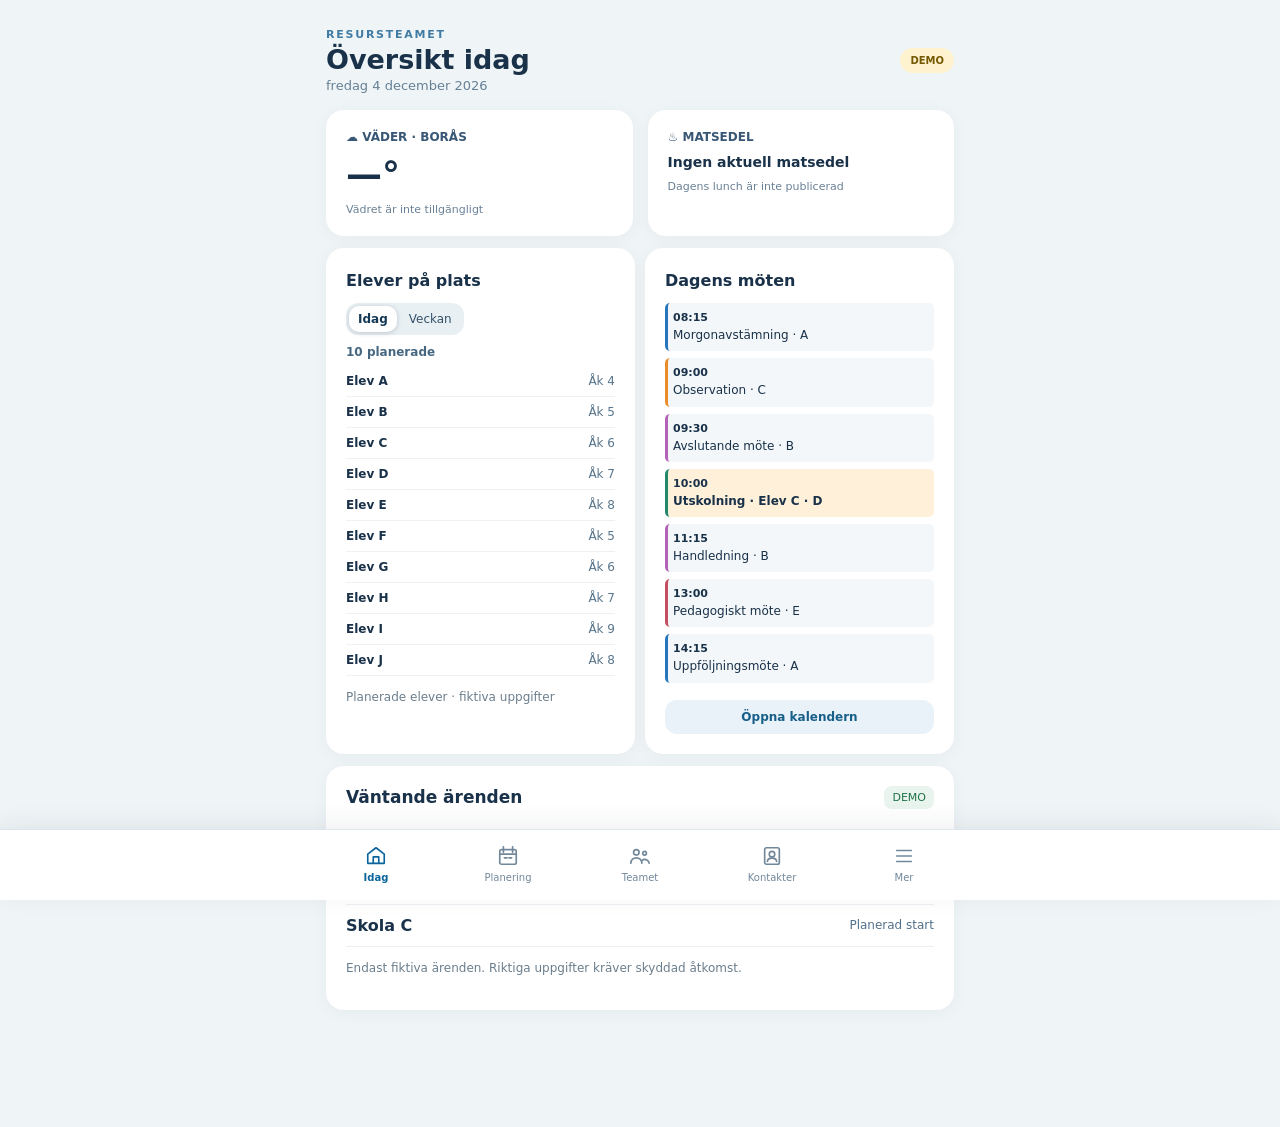
<file: mobil.html>
<!doctype html><html lang="sv"><head><meta charset="utf-8"><meta name="viewport" content="width=device-width,initial-scale=1,viewport-fit=cover"><meta name="theme-color" content="#10283b"><title>Resursteamet · Mobil DEMO</title>
<style>
:root{font-family:system-ui,-apple-system,"Segoe UI",sans-serif;color:#193149;background:#eff4f6}*{box-sizing:border-box}body{margin:0}button,input,select{font:inherit}button{cursor:pointer}button:focus-visible,input:focus-visible,select:focus-visible{outline:3px solid #2570aa;outline-offset:3px}.shell{max-width:660px;margin:auto;min-height:100vh;padding:18px 16px calc(105px + env(safe-area-inset-bottom))}.top{display:flex;justify-content:space-between;align-items:center;margin-bottom:17px}.brand{font-size:11px;letter-spacing:.16em;font-weight:800;color:#407ba3}.top h1{margin:3px 0;font-size:27px}.muted{color:#668095;font-size:13px}.demo{font-size:10px;background:#fff2cf;color:#745900;border-radius:99px;padding:7px 10px;font-weight:750}.cards{display:grid;grid-template-columns:1fr 1fr;gap:10px}.card{background:white;border-radius:18px;padding:16px;margin-bottom:12px;box-shadow:0 3px 18px #12324e0a}.cards .card{min-width:0}.eyebrow{font-size:12px;font-weight:800;color:#385775;display:flex;gap:7px;align-items:center;margin-bottom:9px}.weather-number{font-size:36px;font-weight:800;line-height:1.2}.meal-text{font-size:14px;font-weight:650;line-height:1.4;overflow-wrap:anywhere}.detail{font-size:11px;color:#698095;margin-top:7px}.section-head{display:flex;justify-content:space-between;align-items:center;margin-bottom:12px;gap:8px}.section-head h2{font-size:17px;margin:0}.toggle{display:flex;background:#e9f0f4;border-radius:12px;padding:3px;gap:3px}.toggle button{background:transparent;border:0;border-radius:10px;font-size:12px;padding:7px 12px;color:#345168}.toggle button[aria-pressed=true]{background:white;box-shadow:0 1px 5px #1233;color:#143957;font-weight:800}.count{font-size:34px;font-weight:800}.student-pills{display:flex;flex-wrap:wrap;gap:7px;margin:12px 0}.student-pills span{white-space:nowrap;background:#e4f1f8;color:#1c618b;border-radius:99px;padding:8px 10px;font-size:12px;font-weight:750}.weekday,.staff-row,.slot-row,.contact-row{display:flex;justify-content:space-between;align-items:center;padding:11px 0;border-bottom:1px solid #ecf0f4;gap:10px}.weekday:last-child,.staff-row:last-child,.slot-row:last-child,.contact-row:last-child{border:0}.staff-row strong,.slot-row strong{font-size:13px}.status{font-size:12px;color:#52708a;text-align:right}.tag{font-size:11px;background:#e8f4ed;color:#227348;padding:5px 8px;border-radius:8px;white-space:nowrap}.primary{background:#17689c;color:#fff;border:0;border-radius:12px;padding:11px 14px;font-weight:750}.secondary{background:#e8f2f8;color:#175e89;border:0;border-radius:12px;padding:10px 12px;font-weight:700}.full{width:100%}.bottom{position:fixed;bottom:0;left:0;right:0;background:#fff;border-top:1px solid #dce7ed;display:flex;justify-content:space-around;padding:9px max(8px,calc((100vw - 660px)/2)) calc(9px + env(safe-area-inset-bottom));box-shadow:0 -5px 25px #17304d12;z-index:3}.bottom button{background:transparent;border:0;color:#71879a;display:flex;flex-direction:column;align-items:center;gap:5px;font-size:10px;min-width:57px;min-height:52px;padding:6px 1px}.bottom button[aria-current=page]{color:#0b659b;font-weight:800}.bottom svg{height:22px;width:22px;fill:none;stroke:currentColor;stroke-width:1.8;stroke-linecap:round;stroke-linejoin:round}.screen[hidden]{display:none}.row-actions{display:flex;gap:8px;flex-wrap:wrap}.field{display:block;font-size:12px;font-weight:750;margin:11px 0}.field select,.field input{display:block;width:100%;background:#f7fafb;border:1px solid #cbdce5;border-radius:10px;padding:12px;margin-top:6px}.note{font-size:12px;color:#6b7e8d;line-height:1.6}.week-card{background:#f4f8fa;padding:12px;border-radius:13px;margin:10px 0}.week-card h3{font-size:14px;margin:0 0 6px}.event-line{font-size:12px;padding:5px 0;border-bottom:1px solid #e3ebef}.event-line:last-child{border:0}.chip{display:inline-block;background:#e7eff5;border-radius:6px;padding:3px 6px;margin:2px;font-size:11px}.notice{padding:10px;background:#fff3d9;border-radius:12px;color:#705c27;font-size:12px;margin:12px 0}@media(min-width:600px){.shell{padding-top:28px}.cards{gap:15px}.card{padding:20px}}@media(max-width:360px){.shell{padding:13px 10px calc(100px + env(safe-area-inset-bottom))}.card{padding:12px}.bottom button{min-width:50px}.top h1{font-size:24px}}
.calendar-legend{display:flex;flex-wrap:wrap;gap:7px;margin:8px 0 14px}.legend-item{display:flex;align-items:center;gap:5px;font-size:10px;color:#476479;background:#f1f6f9;padding:5px 7px;border-radius:9px}.legend-item i,.day-dots i{width:8px;height:8px;border-radius:50%;display:inline-block;flex-shrink:0}.compact-week{display:grid;grid-template-columns:repeat(7,minmax(0,1fr));gap:4px}.calendar-day{border:1px solid #e2eaf0;background:#fff;border-radius:9px;min-width:0;min-height:72px;display:flex;flex-direction:column;align-items:center;gap:3px;padding:6px 1px;color:#2b4e68}.calendar-day>span:first-child{font-size:10px}.calendar-day strong{font-size:15px}.calendar-day{min-height:115px;justify-content:flex-start}.exit-meeting{background:#fff0d9!important;font-weight:800;color:#704510!important}.calendar-meeting{display:block;max-width:100%;width:100%;font-size:9px;text-align:left;line-height:1.3;white-space:nowrap;overflow:hidden;text-overflow:ellipsis;background:#f0f4f8;border-left:3px solid;border-radius:3px;padding:3px 2px}.calendar-more,.calendar-empty{font-size:9px;color:#668095}.calendar-day.chosen{border:2px solid #237ab3;background:#e9f3fa}.day-dots{display:flex;gap:2px;flex-wrap:wrap;justify-content:center;min-height:8px}.day-dots i{width:5px;height:5px}.agenda-row{border-left:4px solid #467;padding:9px 8px;margin:7px 0;background:#f2f7fa;border-radius:8px;display:flex;align-items:center;justify-content:space-between;gap:7px}.agenda-row strong{font-size:12px}.agenda-row button{font-size:11px}.agenda-description{min-width:0;overflow-wrap:anywhere}.agenda-actions{display:flex;flex-wrap:wrap;gap:5px;justify-content:flex-end}.agenda-actions button{padding:7px 8px}.availability-summary{border-top:1px solid #e2eaf0;margin-top:16px;padding-top:8px}.availability-summary h3{font-size:14px}.availability-person{display:flex;align-items:center;gap:7px;border-bottom:1px solid #eef2f4;padding:8px 0;font-size:12px}.availability-person i{display:inline-block;width:9px;height:9px;border-radius:50%;flex-shrink:0}.availability-person span{margin-left:auto;color:#627e91;text-align:right}.week-card{padding:10px}.week-card h3{margin:0 0 10px}.home-board{display:grid;grid-template-columns:minmax(0,1fr) minmax(0,1fr);gap:10px;align-items:stretch}.home-board-card{min-width:0}.board-title{min-height:26px;margin-bottom:9px}.board-title h2{font-size:16px;line-height:1.25}.board-toggle{margin-bottom:10px;width:max-content;max-width:100%}.board-toggle button{padding:6px 9px}.student-total{font-size:12px;color:#466781;font-weight:750;margin:7px 0}.pupil-row{display:flex;align-items:center;justify-content:space-between;gap:3px;border-bottom:1px solid #edf1f4;padding:8px 0;font-size:12px}.pupil-row strong{min-width:0;overflow-wrap:anywhere}.pupil-row span{color:#58758b;white-space:nowrap}.home-meeting{border-left:3px solid #a5b5c4;padding:8px 5px;margin:7px 0;background:#f3f7f9;border-radius:5px;display:flex;flex-direction:column;gap:3px}.home-meeting strong{font-size:11px}.home-meeting span{font-size:12px;line-height:1.35;overflow-wrap:anywhere}.home-meeting.is-exit{background:#fff0d9;font-weight:750}.home-calendar-button{width:100%;margin-top:10px;font-size:12px}@media(max-width:400px){.home-board{gap:7px}.home-board-card{padding:11px}.board-title h2{font-size:14px}.pupil-row,.home-meeting span{font-size:11px}.board-toggle button{font-size:11px;padding:6px 7px}}</style></head><body>
<main class="shell"><header class="top"><div><div class="brand">RESURSTEAMET</div><h1 id="screen-title">Översikt idag</h1><div class="muted" id="date-heading"></div></div><span class="demo">DEMO</span></header>
<section class="screen" id="screen-idag">
<div class="cards"><article class="card"><div class="eyebrow">☁ VÄDER · BORÅS</div><div class="weather-number" id="weather-temp">—°</div><div class="detail" id="weather-text">Hämtar väder …</div></article><article class="card"><div class="eyebrow">♨ MATSEDEL</div><div class="meal-text" id="menu-today">Hämtar dagens lunch …</div><div class="detail" id="menu-detail">Gånghesterskolan</div></article></div>
<div class="home-board">
<article class="card home-board-card"><div class="section-head board-title"><h2>Elever på plats</h2></div><div class="toggle board-toggle"><button id="student-today" aria-pressed="true">Idag</button><button id="student-week" aria-pressed="false">Veckan</button></div><div id="student-content"></div><p class="note">Planerade elever · fiktiva uppgifter</p></article>
<article class="card home-board-card"><div class="section-head board-title"><h2>Dagens möten</h2></div><div id="home-meetings"></div><button type="button" class="secondary home-calendar-button" data-goto="planering">Öppna kalendern</button></article>
</div>
<article class="card"><div class="section-head"><h2>Väntande ärenden</h2><span class="tag">DEMO</span></div><div class="weekday"><strong>Skola A</strong><span class="status">Ny förfrågan</span></div><div class="weekday"><strong>Skola B</strong><span class="status">Inväntar beslut</span></div><div class="weekday"><strong>Skola C</strong><span class="status">Planerad start</span></div><p class="note">Endast fiktiva ärenden. Riktiga uppgifter kräver skyddad åtkomst.</p></article>
</section>
<section class="screen" id="screen-planering" hidden>
<article class="card"><div class="section-head"><h2>Teamets kalender</h2><label class="field" style="margin:0">Visa <select id="horizon-select"><option value="4">4 veckor</option><option value="5">5 veckor</option><option value="6" selected>6 veckor</option></select></label></div><div class="calendar-legend" id="person-legend"></div><div id="horizon-list"></div></article>
<article class="card"><div class="section-head"><h2 id="agenda-heading">Vald dag</h2><button type="button" class="secondary" id="new-appointment">+ Nytt möte</button></div><div id="agenda-list"></div></article>
<article class="card" id="appointment-editor" hidden><h2 id="appointment-title">Lägg till aktivitet</h2><p class="note">Demon lagrar endast fiktiva kalenderposter i den här webbläsarfliken.</p><form id="appointment-form"><label class="field">Medarbetare<select id="appt-person"></select></label><label class="field">Datum<input id="plan-date" type="date" required></label><div class="cards"><label class="field">Från<input id="appt-start" type="time" value="09:00" required></label><label class="field">Till<input id="appt-end" type="time" value="10:00" required></label></div><label class="field">Aktivitet<select id="appt-kind"></select></label><label class="field" id="student-link-field" hidden>Elev (endast fiktiv kod)<select id="appt-student"><option value="">Ingen elev kopplad</option><option>Elev A</option><option>Elev B</option><option>Elev C</option><option>Elev D</option><option>Elev E</option><option>Elev F</option><option>Elev G</option><option>Elev H</option><option>Elev I</option><option>Elev J</option></select></label><label class="field">Anteckning (endast påhittad)<input id="appt-note" maxlength="60" placeholder="Valfri kort text"></label><p class="note" id="appt-feedback" role="status"></p><div class="row-actions"><button class="primary" type="submit">Spara</button><button class="secondary" type="button" id="cancel-appointment">Avbryt</button></div></form></article>
</section>
<section class="screen" id="screen-teamet" hidden><article class="card"><h2>Teamets aktiviteter idag</h2><div id="team-list"></div><p class="note">Här visas bara möten och andra aktiviteter än På plats, en gång per aktivitet. Personalnamn och aktiviteter är påhittade i testversionen.</p></article></section>
<section class="screen" id="screen-kontakter" hidden><article class="card"><h2>Viktiga kontakter</h2><p class="note">Här kommer sökbara tjänstekontakter med ring- och mejlgenvägar i den behörighetsskyddade versionen.</p><div class="contact-row"><strong>Resursteamet · expedition</strong><span class="tag">Exempel</span></div><div class="contact-row"><strong>Skola A · samordning</strong><span class="tag">Exempel</span></div><div class="contact-row"><strong>Skola B · administration</strong><span class="tag">Exempel</span></div></article></section>
<section class="screen" id="screen-mer" hidden><article class="card"><h2>Mer</h2><p class="note">Det här är en offentlig, fristående demonstration utan inloggning. Använd aldrig riktiga elevuppgifter, kontaktuppgifter eller arbetsärenden här.</p><a href="index.html" class="secondary" style="display:inline-block;text-decoration:none">Öppna TV-dashboarden</a></article></section>
</main><nav class="bottom" aria-label="Huvudmeny">
<button data-tab="idag" aria-current="page"><svg viewBox="0 0 24 24"><path d="m3 10 9-7 9 7v10H3z"/><path d="M9 20v-7h6v7"/></svg>Idag</button>
<button data-tab="planering"><svg viewBox="0 0 24 24"><rect x="3" y="5" width="18" height="16" rx="2"/><path d="M7 2v6M17 2v6M3 10h18M8 14h3M13 14h3"/></svg>Planering</button>
<button data-tab="teamet"><svg viewBox="0 0 24 24"><circle cx="8" cy="8" r="3"/><circle cx="17" cy="9" r="2"/><path d="M2 20c0-8 12-8 12 0M14 17c4-3 8 0 8 3"/></svg>Teamet</button>
<button data-tab="kontakter"><svg viewBox="0 0 24 24"><rect x="4" y="3" width="16" height="18" rx="2"/><circle cx="12" cy="10" r="3"/><path d="M7 18c0-5 10-5 10 0"/></svg>Kontakter</button>
<button data-tab="mer"><svg viewBox="0 0 24 24"><path d="M4 6h16M4 12h16M4 18h16"/></svg>Mer</button>
</nav><script src="dashboard.js"></script><script>
(function(){'use strict';
const $=id=>document.getElementById(id),key=Dashboard.dateKey,day=Dashboard.localDay,add=Dashboard.addDays;
const now=new Date(),today=key(now),weekStart=d=>{const z=day(key(d));z.setDate(z.getDate()-(z.getDay()+6)%7);return z;};
$('date-heading').textContent=now.toLocaleDateString('sv-SE',{weekday:'long',day:'numeric',month:'long',year:'numeric'});
const people=['Medarbetare A','Medarbetare B','Medarbetare C','Medarbetare D','Medarbetare E'],slots=['08–10','10–12','12–14','14–16'],options=['På plats','Inledande möte','Pedagogiskt möte','Uppföljningsmöte','Avslutande möte','Utskolning','Observation','Handledning','Privat','Annat','Frånvarande'];
let planning={};try{const x=JSON.parse(sessionStorage.getItem('resursteamet_mobile_demo_v1')||'{}');if(x&&typeof x==='object'&&!Array.isArray(x))planning=x;}catch(e){}
function activity(person,date,slot){
 const [from,to]=slot.split('–').map(hour=>hour.padStart(2,'0')+':00');
 const bookings=visibleAppointments().filter(x=>x.person===person&&x.date===date&&x.start<to&&x.end>from).sort((a,b)=>a.start.localeCompare(b.start));
 if(bookings.length)return bookings.map(x=>x.start+'–'+x.end+' · '+x.kind+(x.student?' · '+x.student:'')).join(' / ');
 const v=planning[person+'|'+date+'|'+slot];
 return person===people[0]&&options.includes(v)&&v!=='På plats'?v:'Ingen bokning';
}
function tab(name){document.querySelectorAll('.screen').forEach(x=>x.hidden=x.id!=='screen-'+name);document.querySelectorAll('[data-tab]').forEach(x=>{if(x.dataset.tab===name)x.setAttribute('aria-current','page');else x.removeAttribute('aria-current');});$('screen-title').textContent=({idag:'Översikt idag',planering:'Min planering',teamet:'Teamet',kontakter:'Kontakter',mer:'Mer'})[name];if(name==='planering')renderPlan();if(name==='teamet'){renderTeam();}window.scrollTo(0,0);}
document.querySelectorAll('[data-tab]').forEach(b=>b.addEventListener('click',()=>tab(b.dataset.tab)));document.querySelectorAll('[data-goto]').forEach(b=>b.addEventListener('click',()=>tab(b.dataset.goto)));
let studentMode='today';
const students=Array.from({length:10},(_,i)=>({name:'Elev '+String.fromCharCode(65+i),grade:[4,5,6,7,8,5,6,7,9,8][i]}));
function renderStudents(){
 const root=$('student-content');root.replaceChildren();
 if(studentMode==='today'){
  const total=document.createElement('div');total.className='student-total';total.textContent=students.length+' planerade';root.append(total);
  for(const pupil of students){const row=document.createElement('div');row.className='pupil-row';const name=document.createElement('strong');name.textContent=pupil.name;const grade=document.createElement('span');grade.textContent='Åk '+pupil.grade;row.append(name,grade);root.append(row);}
 }else{
  ['Mån','Tis','Ons','Tor','Fre'].forEach((name,i)=>{const row=document.createElement('div');row.className='pupil-row';const day=document.createElement('strong');day.textContent=name;const count=document.createElement('span');count.textContent=[10,8,9,10,7][i]+' elever';row.append(day,count);root.append(row);});
 }
 ['today','week'].forEach(v=>$('student-'+v).setAttribute('aria-pressed',String(studentMode===v)));
}
['today','week'].forEach(v=>$('student-'+v).addEventListener('click',()=>{studentMode=v;renderStudents();}));
function renderHomeMeetings(){
 const root=$('home-meetings');root.replaceChildren();
 const all=visibleAppointments().filter(x=>x.date===today).sort((a,b)=>a.start.localeCompare(b.start)||people.indexOf(a.person)-people.indexOf(b.person));
 for(const meeting of all){
  const item=document.createElement('div');item.className='home-meeting';
  if(meeting.person)item.style.borderLeftColor=colored(meeting.person);
  if(meeting.kind==='Utskolning')item.classList.add('is-exit');
  const time=document.createElement('strong');time.textContent=meeting.start;
  const description=document.createElement('span');description.textContent=meeting.kind+(meeting.student?' · '+meeting.student:'')+(meeting.person?' · '+meeting.person.replace('Medarbetare ',''):'');
  item.append(time,description);root.append(item);
 }
 if(!all.length){const p=document.createElement('p');p.className='note';p.textContent='Inga möten idag';root.append(p);}
}

const colors=['#2877bc','#b362b8','#e98c29','#24866a','#c34f61'];
const calendarKey='resursteamet_mobile_calendar_demo_v2';
let appointments=[];try{const v=JSON.parse(sessionStorage.getItem(calendarKey)||'[]');if(Array.isArray(v))appointments=v.filter(x=>x&&people.includes(x.person)&&Dashboard.isDate(x.date)&&/^([01]\\d|2[0-3]):[0-5]\\d$/.test(x.start)&&/^([01]\\d|2[0-3]):[0-5]\\d$/.test(x.end)&&x.end>x.start&&typeof x.kind==='string'&&typeof x.note==='string'&&(!x.student||/^Elev [A-J]$/.test(x.student))).slice(0,200);}catch(e){}
let chosenDate=today,editingAppointment=null;
// Fiktiva exempel visas utan att skriva över användarens egna testbokningar.
function exampleAppointments(){
 const monday=weekStart(new Date());
 const dailyExamples=[{start:'08:15',end:'09:00',kind:'Morgonavstämning',person:people[0]},{start:'09:00',end:'10:30',kind:'Observation',person:people[2]},{start:'10:00',end:'12:00',kind:'Utskolning',person:people[3],student:'Elev C'},{start:'11:15',end:'12:00',kind:'Handled ning'.replace(' ',''),person:people[1]},{start:'13:00',end:'14:00',kind:'Pedagogiskt möte',person:people[4]},{start:'14:15',end:'15:00',kind:'Uppföljningsmöte',person:people[0]}];
 const examples=[
 [-3,0,'09:00','10:00','Pedagogiskt möte',''],
 [-2,2,'10:15','11:30','Observation',''],
 [-1,3,'08:30','11:45','Utskolning','Elev C'],
 [0,0,'09:00','10:15','Uppföljningsmöte',''],
 [0,1,'10:30','12:00','Handled ning',''],
 [0,3,'13:00','14:15','Observation',''],
 [1,2,'08:45','11:30','Utskolning','Elev B'],
 [1,4,'13:00','14:00','Inledande möte',''],
 [2,0,'09:15','10:45','Pedagogiskt möte',''],
 [2,1,'11:00','12:00','Observation',''],
 [2,3,'13:30','15:00','Handledning',''],
 [3,4,'09:00','11:00','Utskolning','Elev F'],
 [3,2,'13:00','14:30','Uppföljningsmöte',''],
 [4,1,'09:30','10:15','Avslutande möte',''],
 [7,0,'08:30','10:00','Observation',''],
 [8,3,'09:00','12:00','Utskolning','Elev A'],
 [9,4,'13:15','14:45','Pedagogiskt möte',''],
 [10,2,'10:00','11:30','Handledning',''],
 [14,1,'09:00','10:30','Inledande möte',''],
 [15,0,'10:15','12:00','Utskolning','Elev G'],
 [16,3,'13:00','14:15','Observation',''],
 [21,4,'08:30','10:00','Uppföljningsmöte',''],
 [22,2,'10:30','12:15','Utskolning','Elev H'],
 [23,0,'13:00','14:00','Pedagogiskt möte','']
 ];
 return examples.map(([offset,person,start,end,kind,student],i)=>({id:'demo-example-'+i,date:key(add(monday,offset)),person:people[person],start,end,kind:kind==='Handled ning'?'Handledning':kind,student,note:''})).concat(dailyExamples.map((entry,i)=>({...entry,id:'demo-example-today-'+i,date:today,note:''})));
}
const demoExamples=exampleAppointments();
function visibleAppointments(){return demoExamples.concat(appointments);}

const colored=(p)=>colors[people.indexOf(p)]||'#567';
function storeAppointments(){try{sessionStorage.setItem(calendarKey,JSON.stringify(appointments));}catch(e){}}
const legend=$('person-legend');people.forEach((p,i)=>{const item=document.createElement('span');item.className='legend-item';const dot=document.createElement('i');dot.style.background=colors[i];item.append(dot,document.createTextNode(p));legend.append(item);const opt=document.createElement('option');opt.value=p;opt.textContent=p;$('appt-person').append(opt);});
options.filter(x=>x!=='På plats').forEach(a=>{const opt=document.createElement('option');opt.value=a;opt.textContent=a;$('appt-kind').append(opt);});
function toggleStudentLink(){$('student-link-field').hidden=$('appt-kind').value!=='Utskolning';if($('student-link-field').hidden)$('appt-student').value='';}
$('appt-kind').addEventListener('change',toggleStudentLink);
function openAppointment(entry=null){editingAppointment=entry?entry.id:null;$('appointment-title').textContent=entry?'Ändra aktivitet':'Ny aktivitet';$('appt-person').value=entry?.person||people[0];$('plan-date').value=entry?.date||chosenDate;$('appt-start').value=entry?.start||'09:00';$('appt-end').value=entry?.end||'10:00';$('appt-kind').value=entry?.kind||'Pedagogiskt möte';$('appt-note').value=entry?.note||'';$('appt-student').value=entry?.student||'';toggleStudentLink();$('appt-feedback').textContent='';$('appointment-editor').hidden=false;$('appointment-editor').scrollIntoView({behavior:'smooth',block:'start'});}
function closeAppointment(){$('appointment-editor').hidden=true;editingAppointment=null;}
$('new-appointment').addEventListener('click',()=>openAppointment());$('cancel-appointment').addEventListener('click',closeAppointment);
$('appointment-form').addEventListener('submit',e=>{e.preventDefault();const item={id:editingAppointment||String(Date.now())+'-'+Math.random().toString(36).slice(2),person:$('appt-person').value,date:$('plan-date').value,start:$('appt-start').value,end:$('appt-end').value,kind:$('appt-kind').value,student:$('appt-kind').value==='Utskolning' ? $('appt-student').value : '',note:$('appt-note').value.trim()};if(!Dashboard.isDate(item.date)||item.end<=item.start){$('appt-feedback').textContent='Kontrollera datum och sluttid.';return;}if(!editingAppointment&&appointments.length>=200){$('appt-feedback').textContent='Max 200 testaktiviteter.';return;}appointments=appointments.filter(x=>x.id!==item.id);appointments.push(item);chosenDate=item.date;storeAppointments();closeAppointment();renderHorizon();renderAgenda();renderHomeMeetings();renderTeam();});
function renderAgenda(){
 const root=$('agenda-list');root.replaceChildren();
 $('agenda-heading').textContent='Aktiviteter · '+day(chosenDate).toLocaleDateString('sv-SE',{weekday:'long',day:'numeric',month:'short'});
 const matches=visibleAppointments().filter(x=>x.date===chosenDate).sort((a,b)=>a.start.localeCompare(b.start)||people.indexOf(a.person)-people.indexOf(b.person));
 const summary=document.createElement('p');summary.className='note';const exits=matches.filter(x=>x.kind==='Utskolning').length;summary.textContent=matches.length+' aktiviteter · '+new Set(matches.map(x=>x.person)).size+' medarbetare med bokningar'+(exits?' · '+exits+' utskolning'+(exits===1?'':'ar'):'');root.append(summary);
 if(!matches.length){const p=document.createElement('p');p.className='note';p.textContent='Inga inlagda testaktiviteter denna dag. Tryck på Nytt möte för att planera.';root.append(p);}
 for(const x of matches){
  const row=document.createElement('div');row.className='agenda-row';row.style.borderLeftColor=colored(x.person);
  const line=document.createElement('div');line.className='agenda-description';
  const t=document.createElement('strong');t.textContent=x.start+'–'+x.end+' · '+x.kind;
  const sub=document.createElement('div');sub.className='note';sub.textContent=x.person+(x.student?' · '+x.student:'')+(x.note?' · '+x.note:'');
  line.append(t,sub);
  const actions=document.createElement('div');actions.className='agenda-actions';
  const edit=document.createElement('button');edit.type='button';edit.className='secondary';edit.textContent='Ändra';edit.addEventListener('click',()=>openAppointment(x));if(x.id.startsWith('demo-example-')){edit.disabled=true;edit.title='Förifyllt exempel kan inte ändras';}
  const del=document.createElement('button');del.type='button';del.className='secondary';del.textContent='Ta bort';del.setAttribute('aria-label','Ta bort '+x.kind+' för '+x.person+' '+x.start);del.addEventListener('click',()=>{if(x.id.startsWith('demo-example-'))return;if(!confirm('Ta bort testaktiviteten?'))return;appointments=appointments.filter(a=>a.id!==x.id);storeAppointments();renderHorizon();renderAgenda();renderHomeMeetings();renderTeam();});
  if(!x.id.startsWith('demo-example-'))actions.append(edit,del);row.append(line,actions);root.append(row);
 }
 const unavailable=document.createElement('div');unavailable.className='availability-summary';
 const head=document.createElement('h3');head.textContent='Teamets bokningar idag';unavailable.append(head);
 people.forEach(p=>{const row=document.createElement('div');row.className='availability-person';const dot=document.createElement('i');dot.style.background=colored(p);const name=document.createElement('strong');name.textContent=p;const events=matches.filter(x=>x.person===p),state=document.createElement('span');state.textContent=events.length?events.length+' bokning'+(events.length===1?'':'ar'):'Inga bokningar';row.append(dot,name,state);unavailable.append(row);});
 const note=document.createElement('p');note.className='note';note.textContent='Inga bokningar betyder inte automatiskt att personen är på plats. Här visas endast inlagda testaktiviteter.';unavailable.append(note);root.append(unavailable);
}
function renderPlan(){renderHorizon();renderAgenda();}
function renderHorizon(){
 const count=Number($('horizon-select').value),start=add(weekStart(new Date()),-7),root=$('horizon-list');
 root.replaceChildren();
 for(let i=0;i<count;i++){
  const first=add(start,i*7),last=add(first,6),th=add(first,3),isoStart=weekStart(new Date(th.getFullYear(),0,4));
  const week=Math.round((Dashboard.dayNumber(th)-Dashboard.dayNumber(isoStart))/7)+1;
  const card=document.createElement('div');card.className='week-card';
  const h=document.createElement('h3');h.textContent='Vecka '+week+' · '+first.toLocaleDateString('sv-SE',{day:'numeric',month:'short'})+'–'+last.toLocaleDateString('sv-SE',{day:'numeric',month:'short'});card.append(h);
  const grid=document.createElement('div');grid.className='compact-week';
  for(let d=0;d<7;d++){
   const date=add(first,d),dt=key(date),btn=document.createElement('button');btn.type='button';btn.className='calendar-day'+(dt===chosenDate?' chosen':'');
   const name=document.createElement('span');name.textContent=['M','T','O','T','F','L','S'][d];
   const num=document.createElement('strong');num.textContent=String(date.getDate());
   btn.append(name,num);
   const daily=visibleAppointments().filter(x=>x.date===dt).sort((a,b)=>a.start.localeCompare(b.start));
   for(const entry of daily.slice(0,3)){
    const label=document.createElement('span');label.className='calendar-meeting'+(entry.kind==='Utskolning'?' exit-meeting':'');label.style.borderLeftColor=colored(entry.person);
    label.textContent=entry.start+' '+(entry.kind==='Utskolning'?'UTSKOLNING':'')+(entry.kind==='Utskolning'&&entry.student?' · '+entry.student:entry.kind==='Utskolning'?'':' '+entry.kind);label.title=entry.person+' · '+entry.start+'–'+entry.end+' · '+entry.kind+(entry.student?' · '+entry.student:'');
    btn.append(label);
   }
   if(daily.length>3){const more=document.createElement('span');more.className='calendar-more';more.textContent='+'+(daily.length-3)+' möten';btn.append(more);}
   if(!daily.length){const free=document.createElement('span');free.className='calendar-empty';free.textContent='Inga bokningar';btn.append(free);}
   btn.setAttribute('aria-label',date.toLocaleDateString('sv-SE',{weekday:'long',day:'numeric',month:'long'})+', '+daily.length+' bokningar');
   btn.addEventListener('click',()=>{chosenDate=dt;renderHorizon();renderAgenda();$('agenda-heading').scrollIntoView({behavior:'smooth',block:'start'});});
   grid.append(btn);
  }
  card.append(grid);root.append(card);
 }
}
function renderTeam(){
 const root=$('team-list');root.replaceChildren();
 people.forEach(p=>{
  const entries=visibleAppointments().filter(x=>x.person===p&&x.date===today&&x.kind!=='På plats').map(x=>({start:x.start,end:x.end,kind:x.kind,student:x.student}));
  slots.forEach(slot=>{
   const kind=planning[p+'|'+today+'|'+slot];
   if(options.includes(kind)&&kind!=='På plats'){
    const [start,end]=slot.split('–').map(hour=>hour.padStart(2,'0')+':00');
    entries.push({start,end,kind});
   }
  });
  if(!entries.length)return;
  entries.sort((a,b)=>a.start.localeCompare(b.start)||a.end.localeCompare(b.end));
  const head=document.createElement('h3');head.style.fontSize='15px';head.style.borderLeft='3px solid '+colored(p);head.style.paddingLeft='8px';head.textContent=p;root.append(head);
  entries.forEach(entry=>{
   const row=document.createElement('div');row.className='slot-row';
   const time=document.createElement('strong');time.textContent=entry.start+'–'+entry.end;time.style.whiteSpace='nowrap';
   const label=document.createElement('span');label.className='status';label.textContent=entry.kind+(entry.student?' · '+entry.student:'');
   row.append(time,label);root.append(row);
  });
 });
 if(!root.children.length){const empty=document.createElement('p');empty.className='note';empty.textContent='Inga möten eller andra avvikande aktiviteter idag.';root.append(empty);}
}
$('horizon-select').addEventListener('change',renderHorizon);
renderStudents();renderHomeMeetings();
fetch('menu.json',{cache:'no-store'}).then(r=>{if(!r.ok)throw Error('Saknas');return r.json()}).then(data=>{const meal=(data.meals||[]).find(m=>m.date?.slice(0,10)===today);$('menu-today').textContent=meal?.dishes?.length?meal.dishes.join(' · '):'Ingen aktuell matsedel';$('menu-detail').textContent=meal?'Gånghesterskolan':'Dagens lunch är inte publicerad';}).catch(()=>$('menu-today').textContent='Matsedeln är inte tillgänglig');
fetch('https://api.open-meteo.com/v1/forecast?latitude=57.7210&longitude=12.9401&current=temperature_2m,weather_code&timezone=Europe%2FStockholm').then(r=>{if(!r.ok)throw Error('Saknas');return r.json()}).then(j=>{const c=j.current;if(typeof c?.temperature_2m!=='number')throw Error('Saknas');$('weather-temp').textContent=Math.round(c.temperature_2m)+'°';$('weather-text').textContent='Aktuell temperatur i Borås';}).catch(()=>$('weather-text').textContent='Vädret är inte tillgängligt');
})();
</script></body></html>
</file>
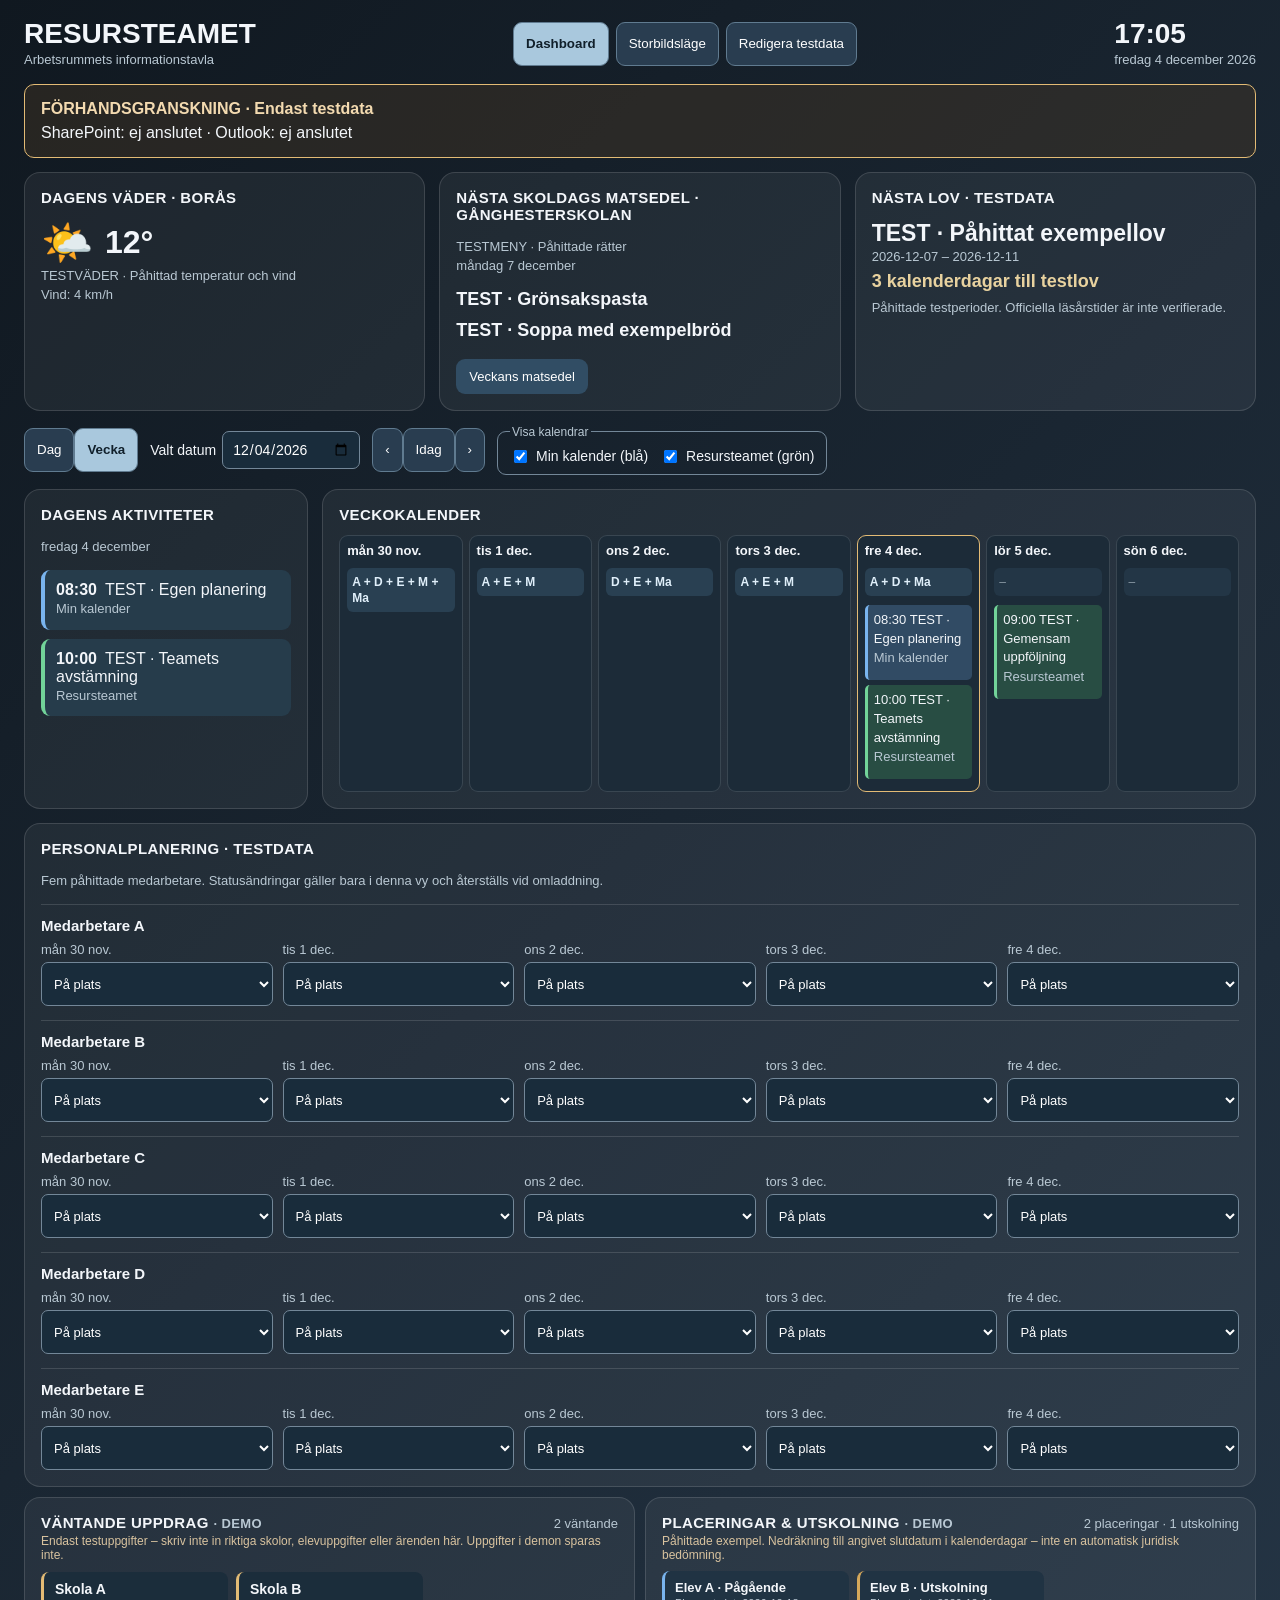
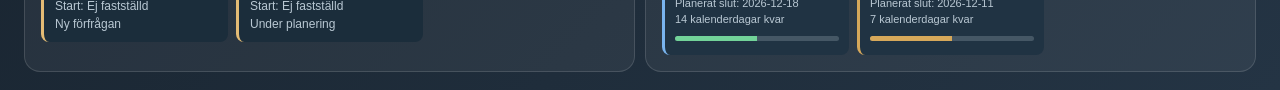
<file: resursteamet-dashboard-test.html>
<!doctype html>
<html lang="sv"><head><meta charset="utf-8"><meta http-equiv="Content-Security-Policy" content="default-src 'none'; script-src 'unsafe-inline'; style-src 'unsafe-inline'; img-src data:; connect-src 'none'; form-action 'none'; base-uri 'none'"><meta name="viewport" content="width=device-width,initial-scale=1"><meta name="theme-color" content="#141d27"><title>FÖRHANDSGRANSKNING · Resursteamet · Testdata</title>
<style>
*{box-sizing:border-box}body{margin:0;background:linear-gradient(135deg,#101820,#243444);color:#f3f6fa;font-family:Segoe UI,Arial,sans-serif}main{max-width:1920px;padding:18px 24px;margin:auto}header{display:flex;justify-content:space-between;gap:15px;align-items:center}h1{font-size:28px;margin:0}h2{font-size:15px;margin:0 0 14px;letter-spacing:.4px}.muted{color:#b9c8d3;font-size:13px;line-height:1.5}.clock{font-size:28px;font-weight:800}.grid{display:grid;grid-template-columns:1fr 1fr;gap:14px;margin-top:14px}.card{background:#ffffff0e;border:1px solid #ffffff22;border-radius:16px;padding:16px}.notice{padding:14px;border-left:4px solid #e3bb75;background:#49382466;border-radius:8px;margin:20px 0;font-size:13px}.temp{font-size:42px;font-weight:750}.pills{display:flex;flex-wrap:wrap;gap:8px;margin-top:12px}button{background:#293d50;color:white;border:1px solid #607b90;border-radius:9px;padding:10px 12px;cursor:pointer}button[aria-pressed=true]{background:#a9c8dd;color:#11202b;font-weight:800}.status{padding:13px;background:#1f3242;border-radius:9px;margin-top:14px;font-size:13px;color:#c6d3df}.legend{display:flex;flex-wrap:wrap;gap:15px;font-size:12px;color:#bdcdd7}.dot{display:inline-block;width:9px;height:9px;border-radius:50%;margin-right:5px}.link{display:inline-block;padding:10px 13px;margin:5px 5px 0 0;text-decoration:none;border-radius:9px;background:#314d64;color:white;font-size:13px}@media(max-width:680px){main{padding:14px}.grid{grid-template-columns:1fr}header{align-items:flex-start}}

.calendar-layout{display:grid;grid-template-columns:minmax(260px,.75fr) minmax(0,2.25fr);gap:14px;margin-top:14px}.activity{background:#263c4b;border-left:4px solid #79b4ee;border-radius:9px;padding:11px;margin-bottom:9px;overflow-wrap:anywhere}.activity.team{border-color:#72d399}.event-time{font-weight:750;margin-right:8px}.week-head{display:flex;justify-content:space-between;align-items:center;gap:10px;flex-wrap:wrap}.week-grid{display:grid;grid-template-columns:repeat(7,minmax(0,1fr));gap:6px;margin-top:12px}.day{border:1px solid #ffffff20;border-radius:9px;padding:7px;min-height:210px;min-width:0;background:#1c2b38}.day.today{border-color:#e3bb75}.day-title{font-size:11px;font-weight:700;margin-bottom:10px}.week-event{font-size:11px;padding:6px;margin-bottom:5px;border-radius:5px;background:#314b64;border-left:3px solid #79b4ee;overflow-wrap:anywhere}.week-event.team{background:#284d43;border-left-color:#72d399}.event-actions{display:flex;gap:5px;margin-top:6px}.tiny{font-size:11px;padding:4px 7px}.entry-form{display:grid;grid-template-columns:repeat(4,minmax(0,1fr));gap:9px;margin-top:10px}.entry-form label{font-size:12px;color:#cbd6e0}.entry-form input,.entry-form select{width:100%;margin-top:4px;border-radius:7px;border:1px solid #738798;background:#192c3b;color:white;padding:9px}.entry-form .wide{grid-column:span 2}.entry-form button{align-self:end}.small-note{font-size:12px;color:#d9c39f}@media(max-width:950px){.calendar-layout{grid-template-columns:1fr}.week-grid{grid-template-columns:repeat(4,minmax(0,1fr))}.entry-form{grid-template-columns:repeat(2,minmax(0,1fr))}}@media(max-width:560px){.week-grid{grid-template-columns:repeat(2,minmax(0,1fr))}.entry-form{grid-template-columns:1fr}.entry-form .wide{grid-column:span 1}}.summary-grid .card{min-height:115px}.summary-grid .temp{font-size:32px}.summary-grid p{margin:6px 0}.week-grid{width:100%}.calendar-layout>.card{min-width:0}.week-head>div{display:flex;gap:5px;align-items:center;flex-wrap:wrap}.week-head button{padding:6px 10px}.entry-form{grid-template-columns:1fr 1fr 1fr 2fr auto;align-items:end}.entry-form .wide{grid-column:span 1}.entry-form button{min-height:39px}#cancel-edit{background:#485462}#cancel-edit[hidden]{display:none}.footer-grid{margin-top:12px}@media(min-width:951px) and (max-width:1200px){.week-grid{grid-template-columns:repeat(7,minmax(0,1fr))}.day{padding:4px}.day-title{font-size:10px}}@media(max-width:950px){.entry-form{grid-template-columns:repeat(2,minmax(0,1fr))}.entry-form .wide{grid-column:span 2}}@media(max-width:560px){.entry-form{grid-template-columns:1fr}.entry-form .wide{grid-column:span 1}}.backup-label{display:inline-flex;align-items:center;gap:8px;background:#293d50;border:1px solid #607b90;border-radius:9px;padding:10px 12px;color:white;cursor:pointer;font-size:13px}.backup-label input{max-width:195px;font-size:12px}#backup-feedback{overflow-wrap:anywhere}.mode-controls{display:flex;gap:7px;flex-wrap:wrap;justify-content:center}.mode-controls button[aria-pressed=true]{background:#a9c8dd;color:#11202b;font-weight:800}.lunch-card{margin-top:14px}.meal-content{font-size:18px;font-weight:650;line-height:1.5;margin:10px 0}.meal-content>div{margin:4px 0}.display-view .editor-only,.display-view .editor-action{display:none!important}.display-view .lunch-card{display:block}.display-view .card{padding:16px}.display-view .day{min-height:210px}@media(min-width:1050px){.display-view .summary-grid{grid-template-columns:1fr 1fr}.display-view .calendar-layout{grid-template-columns:minmax(280px,.75fr) minmax(0,2.25fr)}}@media(max-width:750px){header{flex-wrap:wrap}.mode-controls{order:3;width:100%}}
/* Storbildsvy: kalendern prioriteras och övriga rutor hålls kompakta. */
@media (min-width:1000px){
 body.display-view main{height:100vh;min-height:600px;display:flex;flex-direction:column;padding:10px 18px;overflow:hidden}
 body.display-view header{flex:0 0 auto;min-height:66px;gap:12px}
 body.display-view header h1{font-size:25px;line-height:1.1}
 body.display-view header .muted{font-size:12px}
 body.display-view .clock{font-size:25px}
 body.display-view .mode-controls button{padding:8px 11px;font-size:13px}
 body.display-view .summary-grid{flex:0 0 auto;gap:10px;margin-top:8px;grid-template-columns:1fr 1fr}
 body.display-view .summary-grid .card{min-height:0;padding:10px 14px}
 body.display-view .summary-grid h2{margin:0 0 5px;font-size:13px}
 body.display-view .summary-grid .temp{font-size:27px;line-height:1.15}
 body.display-view .summary-grid #break{font-size:20px!important;line-height:1.2}
 body.display-view .summary-grid .muted{font-size:12px}
 body.display-view .summary-grid p{display:none}
 body.display-view .lunch-card{flex:0 0 auto;margin-top:10px;padding:10px 14px;display:grid;grid-template-columns:minmax(180px,.8fr) minmax(0,2.2fr) auto;grid-template-rows:auto auto;column-gap:14px;align-items:center}
 body.display-view .lunch-card h2{grid-column:1;grid-row:1;margin:0 0 4px;font-size:13px}
 body.display-view .lunch-card #meal-date{grid-column:1;grid-row:2;font-size:12px}
 body.display-view .lunch-card .meal-content{grid-column:2;grid-row:1/span 2;margin:0;font-size:16px;line-height:1.3}
 body.display-view .lunch-card .meal-content>div{margin:2px 0}
 body.display-view .lunch-card .link{grid-column:3;grid-row:1/span 2;padding:8px 10px;margin:0;font-size:12px;white-space:nowrap}
 body.display-view .calendar-layout{flex:1 1 0;min-height:0;margin-top:10px;gap:10px;grid-template-columns:minmax(240px,30%) minmax(0,70%)}
 body.display-view .calendar-layout>.card{min-height:0;padding:12px;overflow:auto}
 body.display-view .calendar-layout h2{font-size:14px;margin-bottom:7px}
 body.display-view #today-events{margin-top:8px!important}
 body.display-view .activity{padding:9px;margin-bottom:7px;font-size:14px}
 body.display-view .week-grid{height:calc(100% - 42px);min-height:0;margin-top:8px;align-items:stretch}
 body.display-view .day{min-height:0;height:100%;padding:6px}
 body.display-view .day-title{margin-bottom:6px;font-size:11px}
 body.display-view .week-event{padding:5px;font-size:11px}
 body.display-view .week-head{min-height:32px}
 body.display-view .week-head button{padding:5px 8px}
}
@media (min-width:1000px) and (max-height:700px){
 body.display-view header{min-height:53px}
 body.display-view .summary-grid .card{padding:7px 12px}
 body.display-view .lunch-card{padding:7px 12px}
 body.display-view .calendar-layout{margin-top:7px}
}

.weather-primary{display:flex;gap:12px;align-items:center}#weather-icon{font-size:42px;line-height:1.1}.break-count{font-weight:750;font-size:18px;margin-top:5px;color:#e8d29f}
@media(min-width:1000px){
 body.display-view .top-overview{display:grid;grid-template-columns:minmax(0,2fr) minmax(0,2fr) minmax(190px,1fr);gap:10px;margin-top:8px;flex:0 0 auto;align-items:stretch}
 body.display-view .top-overview>.card{min-width:0;min-height:116px;margin:0;padding:12px 14px}
 body.display-view .top-overview>.lunch-card{display:flex;flex-direction:column;align-items:flex-start;justify-content:flex-start;gap:5px}
 body.display-view .top-overview>.lunch-card h2{font-size:13px;margin:0}
 body.display-view .top-overview>.lunch-card #meal-date{display:none}
 body.display-view .top-overview>.lunch-card .meal-content{font-size:17px;line-height:1.25;margin:2px 0;max-width:100%}
 body.display-view .top-overview>.lunch-card .link{display:none}
 body.display-view .top-overview #weather-icon{font-size:43px}
 body.display-view .top-overview .temp{font-size:38px}
 body.display-view .top-overview #break{font-size:19px!important}
 body.display-view .top-overview #breakdate{font-size:11px}
 body.display-view .top-overview .break-count{font-size:17px}
 body.display-view .calendar-layout{grid-template-columns:minmax(230px,28fr) minmax(0,72fr)}
}
@media(min-width:1000px) and (max-height:750px){
 body.display-view .top-overview>.card{padding:9px 12px;min-height:98px}
 body.display-view .top-overview #weather-icon{font-size:34px}
 body.display-view .top-overview .temp{font-size:32px}
 body.display-view .top-overview>.lunch-card .meal-content{font-size:15px}
}
@media(max-width:999px){.top-overview{grid-template-columns:1fr 1fr}.top-overview .lunch-card{grid-column:1/-1}}
.pending-panel{margin-top:10px}.pending-list{display:grid;grid-template-columns:repeat(3,minmax(0,1fr));gap:8px;margin-top:10px}.pending-item{background:#1b2d3b;border-left:3px solid #e3bb75;border-radius:8px;padding:9px 11px;min-width:0}.pending-item strong{display:block;font-size:14px}.pending-item .muted{font-size:12px}.pending-form{display:grid;grid-template-columns:1.2fr 1fr 1fr auto;align-items:end;gap:10px;margin-top:10px}.pending-form label{font-size:12px;color:#cbd6e0}.pending-form input,.pending-form select{display:block;margin-top:5px;padding:9px;width:100%;border-radius:7px;background:#192c3b;color:#fff;border:1px solid #738798}.pending-form button{min-height:39px}.pending-editor{margin-top:10px}@media(min-width:1000px){body.display-view .pending-panel{flex:0 0 auto;padding:10px 14px;margin-top:8px}body.display-view .pending-panel .small-note{display:none}body.display-view .pending-list{margin-top:6px}body.display-view .pending-item{padding:6px 9px}body.display-view .pending-item strong{font-size:12px}body.display-view .pending-item .muted{font-size:11px}}@media(max-width:850px){.pending-form{grid-template-columns:1fr 1fr}.pending-list{grid-template-columns:1fr 1fr}}@media(max-width:520px){.pending-form,.pending-list{grid-template-columns:1fr}}.day-initials{background:#294052;border-radius:6px;padding:6px 5px;margin:5px 0 9px;font-size:12px;font-weight:750;color:#e0effa;line-height:1.35;overflow-wrap:anywhere}.day-initials-empty{opacity:.55;font-weight:400}.demo-initials-editor{margin-top:10px}.demo-initials-grid{display:grid;grid-template-columns:repeat(5,minmax(0,1fr));gap:10px;margin:10px 0}.demo-initials-grid label{font-size:12px;color:#cbd6e0}.demo-initials-grid input{width:100%;margin-top:5px;padding:10px;background:#192c3b;color:white;border:1px solid #738798;border-radius:8px}@media(max-width:800px){.demo-initials-grid{grid-template-columns:repeat(2,minmax(0,1fr))}}.placement-panel{margin-top:9px}.placement-list{display:grid;grid-template-columns:repeat(3,minmax(0,1fr));gap:8px;margin-top:9px}.placement-item{background:#203343;border-left:3px solid #79b4ee;padding:9px 10px;border-radius:8px;min-width:0}.placement-item.leaving{border-color:#d6a85a}.placement-item strong{font-size:13px;display:block}.placement-item .muted{font-size:11px}.placement-progress{height:5px;background:#455765;border-radius:6px;overflow:hidden;margin:8px 0 5px}.placement-progress span{display:block;height:100%;background:#72d399}.placement-item.leaving .placement-progress span{background:#d6a85a}.placement-editor{margin-top:10px}.placement-form{display:grid;grid-template-columns:1fr 1fr 1fr 1fr auto;gap:9px;align-items:end}.placement-form label{font-size:12px;color:#cbd6e0}.placement-form input,.placement-form select{width:100%;padding:9px;margin-top:5px;background:#192c3b;border:1px solid #738798;border-radius:7px;color:#fff}.placement-form button{min-height:39px}@media(min-width:1000px){body.display-view .placement-panel{flex:0 0 auto;margin-top:7px;padding:9px 13px}body.display-view .placement-panel .small-note{display:none}body.display-view .placement-list{margin-top:6px}body.display-view .placement-item{padding:7px 9px}}@media(max-width:850px){.placement-form{grid-template-columns:1fr 1fr}.placement-list{grid-template-columns:1fr 1fr}}@media(max-width:520px){.placement-form,.placement-list{grid-template-columns:1fr}}
/* Full-HD TV: fem större dagkolumner och kompakt tvådelad uppdragsrad. */
.workload-row{display:grid;grid-template-columns:1fr 1fr;gap:10px;margin-top:10px;min-width:0}
.workload-row>.card{margin-top:0;min-width:0}
@media(min-width:1000px){
 body.display-view main{height:100dvh;min-height:0;overflow:hidden;padding:8px 15px;gap:0}
 body.display-view header{min-height:55px}
 body.display-view .top-overview{margin-top:7px;gap:9px}
 body.display-view .top-overview>.card{min-height:110px;padding:9px 13px}
 body.display-view .top-overview .lunch-card .meal-content{font-size:17px}
 body.display-view .calendar-layout{flex:1 1 0;min-height:225px;margin-top:9px;gap:9px;grid-template-columns:minmax(260px,27fr) minmax(0,73fr)}
 body.display-view .calendar-layout>.card{overflow:hidden;padding:11px 12px}
 body.display-view .calendar-layout>.card #today-events{max-height:calc(100% - 55px);overflow:hidden}
 body.display-view .week-grid{grid-template-columns:repeat(5,minmax(0,1fr));height:calc(100% - 43px)}
 body.display-view .day-title{font-size:13px}
 body.display-view .day-initials{font-size:13px}
 body.display-view .week-event{font-size:12px}
 body.display-view .workload-row{flex:0 0 auto;height:169px;min-height:0;gap:9px;margin-top:9px}
 body.display-view .workload-row>.card{height:100%;overflow:hidden;padding:10px 12px}
 body.display-view .workload-row .pending-list,body.display-view .workload-row .placement-list{grid-template-columns:repeat(2,minmax(0,1fr));gap:6px;margin-top:7px;max-height:117px;overflow:hidden}
 body.display-view .workload-row .pending-item,body.display-view .workload-row .placement-item{padding:6px 8px}
 body.display-view .workload-row .pending-item strong,body.display-view .workload-row .placement-item strong{font-size:13px}
 body.display-view .workload-row .pending-item .muted,body.display-view .workload-row .placement-item .muted{font-size:11px}
}
@media(min-width:1000px) and (max-height:790px){
 body.display-view header{min-height:48px}
 body.display-view .top-overview>.card{min-height:90px;padding:8px 11px}
 body.display-view .workload-row{height:137px}
 body.display-view .workload-row .pending-list,body.display-view .workload-row .placement-list{max-height:92px}
}
@media(max-width:999px){.workload-row{grid-template-columns:1fr}}

/* TV med hög belastning: kompakta kort, automatisk sidväxling utan intern scroll. */
@media(min-width:1000px){
 body.display-view header{min-height:47px}
 body.display-view .top-overview>.card{min-height:0;padding:7px 11px}
 body.display-view .top-overview{margin-top:5px}
 body.display-view .top-overview h2{font-size:12px}
 body.display-view .top-overview .temp{font-size:32px}
 body.display-view .top-overview #weather-icon{font-size:33px}
 body.display-view .top-overview .meal-content{font-size:15px!important;line-height:1.16!important}
 body.display-view .top-overview .break-count{font-size:15px}
 body.display-view .calendar-layout{margin-top:7px;min-height:200px}
 body.display-view .calendar-layout>.card{padding:8px 10px}
 body.display-view .calendar-layout h2{font-size:13px;margin-bottom:4px}
 body.display-view .activity{padding:6px 8px;margin-bottom:5px;line-height:1.2}
 body.display-view .activity .muted{font-size:11px}
 body.display-view .day-initials{margin:4px 0 6px;padding:5px;font-size:12px}
 body.display-view .week-event{padding:4px;margin-bottom:4px;line-height:1.2}
 body.display-view .workload-row{height:155px;margin-top:7px}
 body.display-view .workload-row>.card{padding:7px 10px}
 body.display-view .workload-row .pending-list,body.display-view .workload-row .placement-list{max-height:none;overflow:hidden;margin-top:5px}
 body.display-view .workload-row .pending-item,body.display-view .workload-row .placement-item{padding:5px 7px}
 body.display-view .placement-progress{margin:4px 0 2px}
 body.display-view .small-note{display:none}
 body.display-view [data-tv-hidden="true"]{display:none!important}
}
.tv-pager{font-size:11px;color:#b9c8d3;white-space:nowrap;margin-left:8px}
.stress-panel{margin-top:10px}.stress-panel button:disabled{opacity:.45;cursor:not-allowed}
.rotation-indicator{display:none}
@media(min-width:1000px){
 body.display-view .top-overview{grid-template-columns:minmax(0,1.7fr) minmax(140px,.52fr) minmax(0,1.85fr) minmax(185px,.86fr)!important}
 body.display-view .rotation-indicator{display:flex;align-items:center;justify-content:center;gap:9px;padding:8px!important}
 body.display-view .rotation-indicator .hourglass{font-size:27px;line-height:1;animation:hourglass-spin 2.3s ease-in-out infinite}
 body.display-view .rotation-copy{min-width:0;font-size:12px;line-height:1.25}
 body.display-view .rotation-copy strong{font-size:10px;letter-spacing:.3px;display:block;margin-bottom:5px}
 body.display-view #rotation-message{font-weight:700}
 body.display-view .rotation-track{height:4px;border-radius:5px;background:#182735;overflow:hidden;margin-top:8px}
 body.display-view #rotation-progress{display:block;height:100%;width:0;background:#a9c8dd}
}
@keyframes hourglass-spin{0%,42%{transform:rotate(0deg)}58%,100%{transform:rotate(180deg)}}
@media(prefers-reduced-motion:reduce){.rotation-indicator .hourglass{animation:none!important}}

/* Fullskärmsmarginal: undvik att nedersta raden kapas på Full HD-TV. */
@media(min-width:1000px){
 body.display-view main{box-sizing:border-box;height:100dvh;max-height:100dvh;padding:5px 12px 12px;overflow:hidden}
 body.display-view header{min-height:42px}
 body.display-view .top-overview{margin-top:4px;gap:7px}
 body.display-view .top-overview>.card{padding:6px 10px;min-height:0}
 body.display-view .calendar-layout{margin-top:6px;gap:7px;min-height:175px}
 body.display-view .workload-row{height:154px;margin-top:6px;gap:7px;flex-shrink:0}
 body.display-view .workload-row>.card{padding:7px 9px}
}
@media(min-width:1000px) and (max-height:850px){
 body.display-view header{min-height:38px}
 body.display-view .workload-row{height:142px}
 body.display-view .calendar-layout{min-height:155px}
}

/* TV-vy: reservera faktisk höjd för sista raden i stället för flex-överflöd. */
@media (min-width:1000px){
 body.display-view main{
   display:grid!important;
   grid-template-rows:auto auto minmax(0,1fr) clamp(162px,22vh,216px);
   row-gap:7px;
   height:100dvh!important;
   max-height:100dvh!important;
   min-height:0!important;
   padding:5px 12px 10px!important;
   overflow:hidden;
 }
 body.display-view header{grid-row:1;min-height:0!important}
 body.display-view .top-overview{grid-row:2;margin:0!important;min-height:0}
 body.display-view .calendar-layout{grid-row:3;min-height:0!important;height:100%!important;margin:0!important}
 body.display-view .workload-row{grid-row:4;height:100%!important;min-height:0!important;margin:0!important;align-self:stretch}
 body.display-view .workload-row>.card{min-height:0!important;overflow:hidden}
 body.display-view .workload-row .pending-list,
 body.display-view .workload-row .placement-list{max-height:none!important;overflow:hidden}
}

/* Finjustering: lyft båda nedre informationsrutorna sex pixlar. */
@media(min-width:1000px){
 body.display-view .workload-row{transform:translateY(-6px)}
}
</style><style>/* Dashboard overrides are scoped so the existing TV layout stays intact. */
[hidden]{display:none!important}
body:not(.display-view) main{max-width:1500px}
.dashboard-view .editor-only,.dashboard-view .editor-action{display:none!important}
.display-view .dashboard-only{display:none!important}
body:not(.display-view) .tv-only{display:none!important}
.demo-banner{margin:14px 0;padding:12px 16px;border:1px solid #e3bb75;border-radius:10px;background:#49382466;line-height:1.5}
.demo-banner strong{display:block;color:#f3dab0}
.calendar-tools{margin-top:14px;display:flex;align-items:center;gap:12px;flex-wrap:wrap}
.calendar-tools fieldset{display:flex;gap:12px;flex-wrap:wrap;border:1px solid #738798;border-radius:9px;margin:0;padding:8px 12px}
.calendar-tools legend{font-size:12px;color:#b9c8d3}
.calendar-tools label{display:inline-flex;align-items:center;gap:6px;font-size:14px}
.calendar-tools input[type=date]{padding:9px;background:#192c3b;color:white;border:1px solid #738798;border-radius:7px;font:inherit;min-width:0}
body:not(.display-view) button{min-height:44px}
body:not(.display-view) .week-event{font-size:13px;line-height:1.45}
body:not(.display-view) .day-title{font-size:13px}
body:not(.display-view) .calendar-layout:has(#week-panel[hidden]){grid-template-columns:1fr}
:focus-visible{outline:3px solid #f2cc77;outline-offset:3px}
body:not(.display-view) .summary-grid{grid-template-columns:repeat(3,minmax(0,1fr));align-items:stretch}
body:not(.display-view) .summary-grid>.lunch-card{margin:0}
body:not(.display-view) .week-grid{grid-template-columns:repeat(7,minmax(0,1fr))}
body:not(.display-view) .calendar-layout{grid-template-columns:minmax(240px,.7fr) minmax(0,2.3fr)}
body:not(.display-view) .calendar-layout>.card{min-width:0}
body:not(.display-view) .day{min-height:160px}
body:not(.display-view) .week-head .tv-only{display:none}
.mode-controls button{white-space:normal}
@media(max-width:1100px){
 body:not(.display-view) .calendar-layout{grid-template-columns:1fr}
 body:not(.display-view) .week-grid{grid-template-columns:repeat(4,minmax(0,1fr))}
}
@media(max-width:680px){
 body:not(.display-view) .summary-grid,body:not(.display-view) .week-grid{grid-template-columns:1fr}
 body:not(.display-view) .summary-grid .lunch-card{grid-column:auto}
 body:not(.display-view) .day{min-height:0}
 .calendar-tools{align-items:stretch;flex-direction:column}
 .calendar-tools>div{display:flex;flex-wrap:wrap;gap:6px}
 .calendar-tools input[type=date]{max-width:100%}
 .calendar-tools fieldset{justify-content:space-between}
 .backup-label{flex-wrap:wrap;max-width:100%}
 .backup-label input{max-width:100%}
 header>div{min-width:0}
 .clock{font-size:24px}
}
.staff-panel{margin-top:14px}
.staff-person{margin-top:14px;border-top:1px solid #ffffff22;padding-top:12px}
.staff-person h3{font-size:15px;margin:0 0 8px}
.staff-slots{display:grid;grid-template-columns:repeat(auto-fit,minmax(150px,1fr));gap:10px}
.staff-slots label{font-size:13px;color:#b9c8d3}
.staff-slots select,.pending-item select{display:block;width:100%;margin-top:5px;min-height:44px;padding:8px;color:#fff;background:#192c3b;border:1px solid #738798;border-radius:7px;font:inherit}
.pending-item label{display:block;font-size:12px;margin-bottom:8px}
@media(max-width:680px){.staff-slots{grid-template-columns:1fr}}
/* Accepted test-school names may contain no spaces; keep them inside the card. */
.pending-item{overflow-wrap:anywhere}
</style></head><body class="dashboard-view"><main>
<header><div><h1>RESURSTEAMET</h1><div class="muted">Arbetsrummets informationstavla</div></div><div class="mode-controls"><button type="button" id="dashboard-mode" aria-pressed="true">Dashboard</button><button type="button" id="display-mode" aria-pressed="false">Storbildsläge</button><button type="button" id="edit-mode" aria-pressed="false">Redigera testdata</button></div><div><div class="clock" id="clock">--:--</div><div id="date" class="muted"></div></div></header>
<aside class="demo-banner dashboard-only"><strong>FÖRHANDSGRANSKNING · Endast testdata</strong><span id="connection-status">SharePoint: ej anslutet · Outlook: ej anslutet</span><div id="demo-feedback" role="status"></div></aside><div class="grid summary-grid top-overview"><section class="card"><h2>DAGENS VÄDER · BORÅS</h2><div class="weather-primary"><span id="weather-icon" role="img" aria-label="Väder">🌤️</span><div class="temp" id="temp">--°</div></div><div class="muted">TESTVÄDER · Påhittad temperatur och vind</div><div id="weather" class="muted">Hämtar aktuellt väder …</div></section><section class="card rotation-indicator" aria-label="Automatisk växling"><div class="hourglass" aria-hidden="true">⌛</div><div class="rotation-copy"><strong>AUTOMATISK VÄXLING</strong><div id="rotation-message">Kontrollerar vyer …</div><div class="rotation-track"><span id="rotation-progress"></span></div></div></section><section class="card lunch-card"><h2>DAGENS MATSEDEL · GÅNGHESTERSKOLAN</h2><div class="muted">TESTMENY · Påhittade rätter</div><div id="meal-date" class="muted"></div><div id="meal-content" class="meal-content">Hämtar matsedeln …</div><a class="link" href="https://menu.matildaplatform.com/meals/week/68d18b0e30b565aba61bf59e_boras-ganghesterskolan-kok" target="_blank" rel="noopener noreferrer">Veckans matsedel</a></section><section class="card"><h2>NÄSTA LOV · TESTDATA</h2><div style="font-size:23px;font-weight:750" id="break">TESTLOV</div><div class="muted" id="breakdate">Hämtar exempelperioder …</div><div id="break-count" class="break-count"></div><p class="muted">Påhittade testperioder. Officiella läsårstider är inte verifierade.</p></section></div>
<nav class="calendar-tools dashboard-only" aria-label="Kalendervy">
<div><button type="button" id="day-view" aria-pressed="false">Dag</button><button type="button" id="week-view" aria-pressed="true">Vecka</button></div>
<label>Valt datum <input id="calendar-date" type="date" required></label>
<div><button type="button" id="nav-prev" aria-label="Föregående period">‹</button><button type="button" id="nav-today">Idag</button><button type="button" id="nav-next" aria-label="Nästa period">›</button></div>
<fieldset><legend>Visa kalendrar</legend><label><input id="filter-work" type="checkbox" checked>Min kalender (blå)</label><label><input id="filter-team" type="checkbox" checked>Resursteamet (grön)</label></fieldset>
</nav><div class="calendar-layout"><section class="card"><h2 id="day-heading">DAGENS AKTIVITETER</h2><div class="muted" id="today-label"></div><div id="today-events" style="margin-top:14px" aria-live="polite"></div></section><section class="card" id="week-panel"><div class="week-head"><h2 style="margin:0">VECKOKALENDER</h2><div class="tv-only"><button id="prev-week" aria-label="Föregående vecka">‹</button> <strong id="week-range" style="font-size:13px"></strong> <button id="next-week" aria-label="Nästa vecka">›</button> <button id="current-week">Idag</button></div></div><div class="week-grid" id="week-grid"></div></section></div>
<section class="card staff-panel dashboard-only"><h2>PERSONALPLANERING · TESTDATA</h2><p class="muted">Fem påhittade medarbetare. Statusändringar gäller bara i denna vy och återställs vid omladdning.</p><div id="staff-planning"></div></section><div class="workload-row"><section class="card pending-panel"><div class="week-head"><h2 style="margin:0">VÄNTANDE UPPDRAG <span class="muted">· DEMO</span></h2><span class="muted" id="pending-count"></span></div><div class="small-note">Endast testuppgifter – skriv inte in riktiga skolor, elevuppgifter eller ärenden här. Uppgifter i demon sparas inte.</div><div id="pending-list" class="pending-list"></div></section>
<section class="card placement-panel"><div class="week-head"><h2 style="margin:0">PLACERINGAR & UTSKOLNING <span class="muted">· DEMO</span></h2><span id="placement-count" class="muted"></span></div><div class="small-note">Påhittade exempel. Nedräkning till angivet slutdatum i kalenderdagar – inte en automatisk juridisk bedömning.</div><div class="placement-list" id="placement-list"></div></section></div>
<section class="card editor-only stress-panel"><h2>TESTDATA & BELASTNINGSTEST</h2><button type="button" id="reset-demo">Återställ testdata</button><p class="small-note">Lägg till påhittade testposter för att se hur 40-tums-TV:n hanterar 6 möten, 8 väntande uppdrag och 8 placeringar. Testet sparar inga uppgifter och ändrar inte dina riktiga kalenderaktiviteter.</p><div class="pills"><button type="button" id="stress-enable">Starta belastningstest</button><button type="button" id="stress-disable" disabled>Stäng av testet</button><span class="muted" id="stress-status" role="status">Testet är avstängt.</span></div></section><section class="card editor-only placement-editor"><h2>REGISTRERA TESTPLACERING</h2><p class="small-note">Använd bara fiktiva koder. Informationen sparas inte och försvinner när sidan laddas om.</p><form id="placement-form" class="placement-form"><label>Exempelkod<input id="placement-code" required maxlength="12" placeholder="Elev A"></label><label>Startdatum<input id="placement-start" type="date" required></label><label>Beslutat slutdatum<input id="placement-end" type="date" required></label><label>Fas<select id="placement-phase"><option value="Pågående">Pågående</option><option value="Utskolning">Utskolning</option></select></label><button type="submit">Lägg till testplacering</button></form><div class="muted" id="placement-feedback" role="status"></div></section><section class="card editor-only demo-initials-editor"><h2>VECKANS ELEVKODER · DEMO</h2><p class="small-note">Använd endast påhittade bokstavskoder här. Den offentliga demonstrationen lagrar inga verkliga elevscheman. Ändringarna gäller bara tills sidan laddas om.</p><div class="demo-initials-grid" id="demo-initials-form"></div><button type="button" id="reset-demo-initials">Återställ exempel</button></section><section class="card editor-only pending-editor"><h2>REGISTRERA TESTUPPDRAG</h2><form id="pending-form" class="pending-form"><label>Skola (fiktiv)<input id="pending-school" required maxlength="48" placeholder="Exempel: Skola A"></label><label>Preliminär start<input id="pending-start" type="date"></label><label>Status<select id="pending-status"><option>Ny förfrågan</option><option>Inväntar beslut</option><option>Under planering</option><option>Klar för start</option></select></label><button type="submit">Lägg till testuppdrag</button></form><div class="muted" id="pending-feedback" role="status"></div></section><section class="card editor-only" style="margin-top:14px"><h2 id="form-heading">LÄGG TILL AKTIVITET</h2><div class="small-note">Endast icke-känslig information. Använd endast påhittade testaktiviteter. Testaktiviteterna lagras i denna webbläsare på den här datorn, inte i GitHub eller Outlook. De är synliga och redigerbara för den som använder datorn och kan försvinna om webbläsardata rensas.</div><form id="entry-form" class="entry-form"><label>Datum<input id="entry-date" type="date" required></label><label>Tid<input id="entry-time" type="time" required></label><label>Kalender<select id="entry-source"><option value="work">Min kalender (blå)</option><option value="team">Resursteamet (grön)</option></select></label><label class="wide">Aktivitet<input id="entry-title" type="text" maxlength="90" placeholder="T.ex. Arbetsplatsträff" required></label><button type="submit" id="save-event">Lägg till</button><button type="button" id="cancel-edit" hidden>Avbryt redigering</button></form><div class="muted" id="save-feedback" role="status" style="margin-top:9px"></div></section><section class="card editor-only" style="margin-top:14px"><h2>SÄKERHETSKOPIA AV KALENDERN</h2><p class="muted">Spara en kopia som en JSON-fil på datorn. Filen innehåller aktiviteternas datum, tid och text och ska hanteras varsamt. Använd bara icke-känsliga aktiviteter. Import lägger till aktiviteter som saknas och ersätter inte befintliga.</p><div class="pills"><button id="export-events" type="button">Spara säkerhetskopia</button><label class="backup-label">Läs in säkerhetskopia <input type="file" id="import-events" accept=".json,application/json" aria-label="Välj säkerhetskopia i JSON-format"></label></div><div class="muted" id="backup-feedback" role="status" style="margin-top:10px"></div></section><div class="grid footer-grid editor-only"><section class="card"><h2>ANSLUTNINGAR</h2><p class="muted">Outlook är inte anslutet. Endast icke-känsliga aktiviteter som läggs in här visas i kalendern.</p></section><section class="card"><h2>SNABBLÄNKAR</h2><a class="link" href="https://outlook.boras.se/owa/" target="_blank" rel="noopener noreferrer">Öppna Outlook</a></section></div><p class="muted editor-only">Resursteamet · Kalenderaktiviteter lagras endast i den här webbläsaren.</p>
</main>
<script>
(() => {
  'use strict';
  const key = d => [d.getFullYear(),String(d.getMonth()+1).padStart(2,'0'),String(d.getDate()).padStart(2,'0')].join('-');
  const today = new Date();
  const day = n => {const d = new Date(today.getFullYear(),today.getMonth(),today.getDate()+n,12);return d;};
  const monday = day(7-(today.getDay()+6)%7);
  const end = new Date(monday);end.setDate(end.getDate()+4);
  const meals = Array.from({length:36},(_,i)=>day(i-7)).filter(d=>d.getDay()!==0&&d.getDay()!==6).map(d=>({date:key(d),name:'Testmeny',dishes:['TEST · Grönsakspasta','TEST · Soppa med exempelbröd']}));
  window.fetch = async input => {
    const url = String(typeof input==='string' ? input : input.url);
    let body;
    if(url.startsWith('https://api.open-meteo.com/v1/forecast?'))body={current:{temperature_2m:12,wind_speed_10m:4,weather_code:2}};
    else if(url.startsWith('menu.json'))body={updatedAt:today.toISOString(),source:'Testdata – ingen extern hämtning',meals};
    else if(url==='demo-config.json')body={version:1,demo:true,breaks:[{name:'Påhittat exempellov',start:key(monday),end:key(end)}]};
    else throw Error('Extern hämtning är avstängd i förhandsgranskningen.');
    return new Response(JSON.stringify(body),{status:200,headers:{'Content-Type':'application/json'}});
  };
  document.addEventListener('click',event=>{
    const link=event.target.closest('a');
    if(link && link.getAttribute('href')?.startsWith('https:')){
      event.preventDefault();
      alert('Externa länkar är avstängda i denna förhandsgranskning med testdata.');
    }
  });
})();
</script>
<script>/* Shared helpers for the fictional dashboard. No integration credentials or real records. */
window.Dashboard = (() => {
  'use strict';
  const dateKey = d => [String(d.getFullYear()).padStart(4,'0'),String(d.getMonth()+1).padStart(2,'0'),String(d.getDate()).padStart(2,'0')].join('-');
  const localDay = str => new Date(str + 'T12:00:00');
  const addDays = (date, count) => { const d = new Date(date); d.setDate(d.getDate()+count); return d; };
  const dayNumber = d => Math.round(Date.UTC(d.getFullYear(),d.getMonth(),d.getDate()) / 86400000);
  const isDate = str => typeof str === 'string' && /^\d{4}-\d{2}-\d{2}$/.test(str) && !Number.isNaN(localDay(str).getTime()) && dateKey(localDay(str)) === str;
  const isEvent = e => !!e && typeof e.id === 'string' && e.id.trim().length > 0 && e.id.length < 100 && isDate(e.date) && typeof e.time === 'string' && /^([01]\d|2[0-3]):[0-5]\d$/.test(e.time) && ['work','team'].includes(e.source) && typeof e.title === 'string' && e.title.trim().length > 0 && e.title.length <= 90;
  function readEvents(raw) {
    const data = JSON.parse(raw);
    if (!Array.isArray(data) || data.length > 500 || !data.every(isEvent)) throw Error('Kalendern innehåller ogiltiga testaktiviteter.');
    if (new Set(data.map(e=>e.id)).size !== data.length) throw Error('Kalendern innehåller duplicerade ID.');
    return data.map(({id,date,time,source,title})=>({id,date,time,source,title}));
  }
  function importEvents(parsed, existing) {
    if (parsed?.format !== 'resursteamet-calendar' || parsed.version !== 1 || !Array.isArray(parsed.events)) throw Error('Filen har inte rätt säkerhetskopieringsformat.');
    const imported = readEvents(JSON.stringify(parsed.events));
    const ids = new Set(existing.map(e=>e.id));
    const additions = imported.filter(e=>!ids.has(e.id));
    if (existing.length + additions.length > 500) throw Error('Importen skulle överskrida gränsen på 500 aktiviteter.');
    return additions;
  }
  function seedEvents(now) {
    return [
      {id:'demo-work',date:dateKey(now),time:'08:30',source:'work',title:'TEST · Egen planering'},
      {id:'demo-team',date:dateKey(now),time:'10:00',source:'team',title:'TEST · Teamets avstämning'},
      {id:'demo-next',date:dateKey(addDays(now,1)),time:'09:00',source:'team',title:'TEST · Gemensam uppföljning'}
    ];
  }
  const staff = ['A','B','C','D','E'].map((code,index)=>({id:'staff-'+code.toLowerCase(),name:'Medarbetare '+code,index}));
  const assignments = new Map();
  const statuses = ['På plats','På uppdrag','Ej tillgänglig'];
  function renderStaff(root, selected, view) {
    const start = addDays(selected,-(selected.getDay()+6)%7);
    const dates = view === 'day' ? [selected] : Array.from({length:5},(_,i)=>addDays(start,i));
    root.replaceChildren();
    for (const person of staff) {
      const row = document.createElement('section'); row.className='staff-person';
      const heading = document.createElement('h3'); heading.textContent=person.name;
      const slots = document.createElement('div'); slots.className='staff-slots';
      for (const date of dates) {
        const key=person.id+':'+dateKey(date);
        const label=document.createElement('label'); label.textContent=date.toLocaleDateString('sv-SE',{weekday:'short',day:'numeric',month:'short'});
        const input=document.createElement('select'); input.setAttribute('aria-label',person.name+', '+dateKey(date));
        for(const status of statuses){const option=document.createElement('option');option.textContent=status;option.value=status;input.append(option);}
        input.value=assignments.get(key) || (date.getDay()===0 || date.getDay()===6 ? 'Ej tillgänglig' : 'På plats');
        input.addEventListener('change',()=>assignments.set(key,input.value));
        label.append(input);slots.append(label);
      }
      row.append(heading,slots);root.append(row);
    }
  }
  function renderBreak(config, now) {
    if(config?.version!==1 || config.demo!==true || !Array.isArray(config.breaks) || config.breaks.length>100 || !config.breaks.every(b=>b && typeof b.name==='string' && b.name.trim() && b.name.length<=60 && isDate(b.start) && isDate(b.end) && b.end>=b.start)) throw Error('Ogiltiga testlov');
    const today=dateKey(now);
    const current=config.breaks.filter(b=>b.end>=today).sort((a,b)=>a.start.localeCompare(b.start))[0];
    document.getElementById('break').textContent=current?'TEST · '+current.name:'TESTLOV';
    document.getElementById('breakdate').textContent=current?current.start+' – '+current.end:'Ej officiella läsårstider';
    document.getElementById('break-count').textContent=!current?'Inget kommande testlov angivet':current.start<=today?'Testlov pågår':(dayNumber(localDay(current.start))-dayNumber(now))+' kalenderdagar till testlov';
  }
  return {dateKey,localDay,addDays,dayNumber,isDate,isEvent,readEvents,importEvents,seedEvents,renderStaff,renderBreak};
})();
</script><script>
function updateTime(){const d=new Date();document.getElementById('clock').textContent=d.toLocaleTimeString('sv-SE',{hour:'2-digit',minute:'2-digit'});document.getElementById('date').textContent=d.toLocaleDateString('sv-SE',{weekday:'long',day:'numeric',month:'long',year:'numeric'});}updateTime();setInterval(updateTime,30000);

let breakConfig=null,breakConfigFailed=false;
function updateBreakCount(){
 try{
  if(!breakConfig)throw Error('Ingen konfiguration');
  Dashboard.renderBreak(breakConfig,new Date());
 }catch(e){
  document.getElementById('break').textContent='TESTLOV';
  document.getElementById('breakdate').textContent='Ej officiella läsårstider';
  document.getElementById('break-count').textContent=breakConfigFailed||breakConfig?'Lovinställningarna kunde inte läsas.':'Hämtar testlov …';
 }
}
(async()=>{try{const response=await fetch('demo-config.json',{signal:AbortSignal.timeout(10000)});if(!response.ok)throw Error('Saknas');breakConfig=await response.json();}catch(e){breakConfigFailed=true;}updateBreakCount();})();
updateBreakCount();setInterval(updateBreakCount,60*60*1000);
(async()=>{try{const r=await fetch('https://api.open-meteo.com/v1/forecast?latitude=57.7210&longitude=12.9401&current=temperature_2m,wind_speed_10m,weather_code&timezone=Europe%2FStockholm',{signal:AbortSignal.timeout(10000)});if(!r.ok)throw Error('Väder saknas');const j=await r.json();const c=j.current;if(typeof c?.temperature_2m!=='number')throw Error('Inget värde');document.getElementById('temp').textContent=Math.round(c.temperature_2m)+'°';const code=c.weather_code;const icon=code===0?'☀️':code===1||code===2?'🌤️':code===3?'☁️':code===45||code===48?'🌫️':code>=51&&code<=67?'🌧️':code>=71&&code<=77?'❄️':code>=80&&code<=82?'🌦️':code>=85&&code<=86?'🌨️':code>=95?'⛈️':'🌤️';const iconEl=document.getElementById('weather-icon');iconEl.textContent=icon;iconEl.setAttribute('aria-label','Aktuellt väder');document.getElementById('weather').textContent='Vind: '+Math.round(c.wind_speed_10m||0)+' km/h';}catch(e){document.getElementById('weather').textContent='Vädret är tillfälligt otillgängligt';}})();

const storeKey='resursteamet_preview_a44242f_calendar_v1';
let events=Dashboard.seedEvents(new Date());
try{const raw=localStorage.getItem(storeKey);if(raw!==null)events=Dashboard.readEvents(raw);}catch(e){document.getElementById('demo-feedback').textContent='Sparad testkalender var ogiltig eller otillgänglig. Påhittade exempel visas.';}
// Demo only: invented codes, deliberately not persisted.
const demoDefaults=['A + D + E + M + Ma','A + E + M','D + E + Ma','A + E + M','A + D + Ma','',''];
let demoInitials=demoDefaults.slice();
const demoDays=['Måndag','Tisdag','Onsdag','Torsdag','Fredag','Lördag','Söndag'];
function buildDemoInitials(){const root=document.getElementById('demo-initials-form');root.replaceChildren();demoDays.forEach((day,i)=>{const label=document.createElement('label');label.textContent=day;const input=document.createElement('input');input.type='text';input.maxLength=60;input.value=demoInitials[i];input.setAttribute('aria-label','Exempelkoder för '+day);input.addEventListener('input',()=>{demoInitials[i]=input.value.slice(0,60);renderCalendar();});label.append(input);root.append(label);});}
document.getElementById('reset-demo-initials').addEventListener('click',()=>{demoInitials=demoDefaults.slice();buildDemoInitials();renderCalendar();});
buildDemoInitials();
const dateKey=Dashboard.dateKey;
const dayFormat=d=>d.toLocaleDateString('sv-SE',{weekday:'short',day:'numeric',month:'short'});
const monday=d=>{const x=Dashboard.localDay(dateKey(d));x.setDate(x.getDate()-(x.getDay()+6)%7);return x;};
let selectedDate=Dashboard.localDay(dateKey(new Date()));
let calendarView=matchMedia('(max-width:680px)').matches?'day':'week';
const sourceFilters={work:true,team:true};
let editingId=null;
function startEditing(e){editingId=e.id;document.getElementById('entry-date').value=e.date;document.getElementById('entry-time').value=e.time;document.getElementById('entry-source').value=e.source;document.getElementById('entry-title').value=e.title;document.getElementById('form-heading').textContent='REDIGERA AKTIVITET';document.getElementById('save-event').textContent='Spara ändringar';document.getElementById('cancel-edit').hidden=false;document.getElementById('entry-form').scrollIntoView({behavior:'smooth',block:'center'});document.getElementById('entry-title').focus();}
function stopEditing(){editingId=null;document.getElementById('form-heading').textContent='LÄGG TILL AKTIVITET';document.getElementById('save-event').textContent='Lägg till';document.getElementById('cancel-edit').hidden=true;document.getElementById('entry-form').reset();document.getElementById('entry-date').value=dateKey(new Date());}
document.getElementById('cancel-edit').addEventListener('click',stopEditing);
let stressEvents=[];const sorted=()=>events.concat(stressEvents).filter(e=>sourceFilters[e.source]).sort((a,b)=>(a.date+a.time).localeCompare(b.date+b.time));
function renderCalendar(){
 const now=new Date(),today=dateKey(now),start=monday(selectedDate),selected=dateKey(selectedDate);
 const isTV=document.body.classList.contains('display-view');
 document.getElementById('calendar-date').value=selected;
 document.getElementById('week-panel').hidden=!isTV&&calendarView==='day';
 document.getElementById('day-view').setAttribute('aria-pressed',String(calendarView==='day'));
 document.getElementById('week-view').setAttribute('aria-pressed',String(calendarView==='week'));
 document.getElementById('day-heading').textContent=selected===today?'DAGENS AKTIVITETER':'VALD DAGS AKTIVITETER';
 document.getElementById('today-label').textContent=selectedDate.toLocaleDateString('sv-SE',{weekday:'long',day:'numeric',month:'long'});
 const todayBox=document.getElementById('today-events');todayBox.replaceChildren();
 const todays=sorted().filter(e=>e.date===selected);if(!todays.length){const p=document.createElement('p');p.className='muted';p.textContent='Inga testaktiviteter för vald dag och valda kalendrar.';todayBox.append(p);}
 for(const e of todays){const item=document.createElement('div');item.className='activity '+(e.source==='team'?'team':'');const line=document.createElement('div');const time=document.createElement('span');time.className='event-time';time.textContent=e.time;const title=document.createElement('span');title.textContent=e.title;line.append(time,title);const sub=document.createElement('div');sub.className='muted';sub.textContent=e.source==='team'?'Resursteamet':'Min kalender';item.append(line,sub);const edit=document.createElement('button');edit.type='button';edit.className='tiny editor-action';edit.style.marginTop='7px';edit.textContent='Redigera';edit.addEventListener('click',()=>startEditing(e));if(!e.demoStress)item.append(edit);todayBox.append(item);}
 Dashboard.renderStaff(document.getElementById('staff-planning'),selectedDate,calendarView);
 const end=new Date(start);end.setDate(end.getDate()+6);document.getElementById('week-range').textContent=dayFormat(start)+' – '+dayFormat(end);
 const grid=document.getElementById('week-grid');grid.replaceChildren();for(let i=0;i<(document.body.classList.contains('display-view')?5:7);i++){const d=new Date(start);d.setDate(d.getDate()+i);const key=dateKey(d);const cell=document.createElement('div');cell.className='day'+(key===today?' today':'');const head=document.createElement('div');head.className='day-title';head.textContent=dayFormat(d);cell.append(head);const initial=document.createElement('div');initial.className='day-initials'+(demoInitials[i]?'':' day-initials-empty');initial.textContent=demoInitials[i]||'–';initial.title='Påhittade elevkoder – demo';cell.append(initial);const found=sorted().filter(e=>e.date===key);for(const e of found){const pill=document.createElement('div');pill.className='week-event '+(e.source==='team'?'team':'');const title=document.createElement('div');title.textContent=e.time+' '+e.title;const source=document.createElement('div');source.className='muted';source.textContent=e.source==='team'?'Resursteamet':'Min kalender';title.append(source);const actions=document.createElement('div');actions.className='event-actions';const del=document.createElement('button');del.type='button';del.className='tiny editor-action';del.textContent='Ta bort';del.setAttribute('aria-label','Ta bort '+e.title);del.addEventListener('click',()=>{if(!confirm('Ta bort aktiviteten?'))return;events=events.filter(x=>x.id!==e.id);if(editingId===e.id)stopEditing();save();});const edit=document.createElement('button');edit.type='button';edit.className='tiny editor-action';edit.textContent='Redigera';edit.addEventListener('click',()=>startEditing(e));if(!e.demoStress)actions.append(edit,del);pill.append(title,actions);cell.append(pill);}grid.append(cell);}
}
function save(){try{localStorage.setItem(storeKey,JSON.stringify(events));document.getElementById('save-feedback').textContent='Sparat i den här webbläsaren.';}catch(e){document.getElementById('save-feedback').textContent='Kunde inte spara lokalt. Kontrollera webbläsarens inställningar.';}renderCalendar();}
document.getElementById('entry-date').value=dateKey(new Date());
document.getElementById('entry-form').addEventListener('submit',e=>{e.preventDefault();const date=document.getElementById('entry-date').value,time=document.getElementById('entry-time').value,source=document.getElementById('entry-source').value,title=document.getElementById('entry-title').value.trim();if(!Dashboard.isEvent({id:'new',date,time,source,title}))return;if(!editingId&&events.length>=500){document.getElementById('save-feedback').textContent='Max 500 testaktiviteter. Exportera eller ta bort innan du lägger till fler.';return;}if(editingId){const existing=events.find(x=>x.id===editingId);if(existing){Object.assign(existing,{date,time,source,title});}else{document.getElementById('save-feedback').textContent='Aktiviteten finns inte längre.';stopEditing();return;}}else{events.push({id:String(Date.now())+'-'+Math.random().toString(36).slice(2),date,time,source,title});}stopEditing();selectedDate=Dashboard.localDay(date);save();});
function navigatePeriod(step){selectedDate=Dashboard.addDays(selectedDate,step*(calendarView==='day'?1:7));renderCalendar();}
function selectToday(){selectedDate=Dashboard.localDay(dateKey(new Date()));renderCalendar();}
document.getElementById('prev-week').addEventListener('click',()=>{selectedDate=Dashboard.addDays(selectedDate,-7);renderCalendar();});
document.getElementById('next-week').addEventListener('click',()=>{selectedDate=Dashboard.addDays(selectedDate,7);renderCalendar();});
document.getElementById('current-week').addEventListener('click',selectToday);
document.getElementById('nav-prev').addEventListener('click',()=>navigatePeriod(-1));
document.getElementById('nav-next').addEventListener('click',()=>navigatePeriod(1));
document.getElementById('nav-today').addEventListener('click',selectToday);
document.getElementById('calendar-date').addEventListener('change',e=>{if(Dashboard.isDate(e.target.value)){selectedDate=Dashboard.localDay(e.target.value);renderCalendar();}});
for(const view of ['day','week'])document.getElementById(view+'-view').addEventListener('click',()=>{calendarView=view;renderCalendar();});
for(const source of ['work','team'])document.getElementById('filter-'+source).addEventListener('change',e=>{sourceFilters[source]=e.target.checked;renderCalendar();});
renderCalendar();setInterval(renderCalendar,60000);

const backupFeedback=document.getElementById('backup-feedback');
document.getElementById('export-events').addEventListener('click',()=>{
 const data={format:'resursteamet-calendar',version:1,exportedAt:new Date().toISOString(),events};
 const blob=new Blob([JSON.stringify(data,null,2)],{type:'application/json'});
 const url=URL.createObjectURL(blob);const a=document.createElement('a');a.href=url;a.download='resursteamet-kalender-'+dateKey(new Date())+'.json';document.body.append(a);a.click();a.remove();setTimeout(()=>URL.revokeObjectURL(url),1000);
 backupFeedback.textContent='Säkerhetskopian har förberetts för nedladdning. Kontrollera att filen sparades.';
});
document.getElementById('import-events').addEventListener('change',async event=>{
 const file=event.target.files?.[0];if(!file)return;
 try{
  if(file.size>1024*1024)throw Error('Filen är för stor (max 1 MB).');
  const parsed=JSON.parse(await file.text());
  const additions=Dashboard.importEvents(parsed,events);
  if(!additions.length){backupFeedback.textContent='Alla aktiviteter finns redan. Inget ändrades.';return;}
  if(events.length+additions.length>500)throw Error('Importen skulle överskrida gränsen på 500 aktiviteter.');
  if(!confirm('Lägg till '+additions.length+' aktiviteter från säkerhetskopian? Befintliga aktiviteter behålls.'))return;
  const previous=events;events=events.concat(additions.map(x=>({id:x.id,date:x.date,time:x.time,source:x.source,title:x.title})));
  try{localStorage.setItem(storeKey,JSON.stringify(events));}catch(e){events=previous;throw Error('Det gick inte att spara aktiviteterna i webbläsaren.');}
  renderCalendar();backupFeedback.textContent=additions.length+' aktiviteter lästes in. Befintliga aktiviteter behölls.';
 }catch(e){backupFeedback.textContent=e.message||'Det gick inte att läsa filen.';}finally{event.target.value='';}
});

const viewKey='resursteamet_preview_a44242f_view_v1';
function setMode(mode){
 for(const name of ['display','edit','dashboard']){
  document.body.classList.toggle(name+'-view',name===mode);
  document.getElementById(name+'-mode').setAttribute('aria-pressed',String(name===mode));
 }
 renderCalendar();
 try{localStorage.setItem(viewKey,mode);}catch(e){}
}
for(const mode of ['display','edit','dashboard'])document.getElementById(mode+'-mode').addEventListener('click',()=>setMode(mode));
try{const saved=localStorage.getItem(viewKey);setMode(['display','edit','dashboard'].includes(saved)?saved:'dashboard');}catch(e){setMode('dashboard');}
document.getElementById('reset-demo').addEventListener('click',()=>{
 if(!confirm('Återställ endast testdata? Tidigare kalenderdata lämnas kvar.'))return;
 try{localStorage.removeItem(storeKey);location.reload();}catch(e){document.getElementById('demo-feedback').textContent='Testdata kunde inte återställas i webbläsaren.';}
});
let latestMenuData={meals:[]};
function renderMeal(data){
 const now=new Date(), target=new Date(now.getFullYear(),now.getMonth(),now.getDate());
 if(now.getHours()>=13 || target.getDay()===0 || target.getDay()===6)target.setDate(target.getDate()+1);
 while(target.getDay()===0 || target.getDay()===6)target.setDate(target.getDate()+1);
 const isToday=dateKey(target)===dateKey(now);
 document.querySelector('.lunch-card h2').textContent=(isToday?'DAGENS MATSEDEL':'NÄSTA SKOLDAGS MATSEDEL')+' · GÅNGHESTERSKOLAN';
 document.getElementById('meal-date').textContent=target.toLocaleDateString('sv-SE',{weekday:'long',day:'numeric',month:'long'});
 const meal=document.getElementById('meal-content');
 const meals=Array.isArray(data?.meals)?data.meals:[];
 const found=meals.find(m=>typeof m?.date==='string' && m.date.slice(0,10)===dateKey(target));
 meal.replaceChildren();
 if(!found||!Array.isArray(found.dishes)||!found.dishes.length){
   meal.textContent='Ingen meny publicerad för '+target.toLocaleDateString('sv-SE',{weekday:'long'})+'. Se veckans matsedel.';
   return;
 }
 found.dishes.forEach(d=>{const row=document.createElement('div');row.textContent=String(d);meal.append(row);});
}
async function loadMeal(){
 try{const r=await fetch('menu.json?t='+Date.now(),{cache:'no-store',signal:AbortSignal.timeout(10000)});if(!r.ok)throw Error('Saknas');const j=await r.json();latestMenuData=j;renderMeal(j);}
 catch(e){renderMeal(latestMenuData);}
}
loadMeal();setInterval(loadMeal,15*60*1000);setInterval(()=>renderMeal(latestMenuData),60*1000);

// Demonstrationsuppdrag hålls endast i minnet: ingen lokal eller offentlig lagring av elevärenden.
const pendingDemo=[
 {school:'Skola A',start:'',status:'Ny förfrågan'},
 {school:'Skola B',start:'',status:'Under planering'}
];
function renderPending(){
 document.getElementById('pending-count').textContent=pendingDemo.length+' väntande';
 const list=document.getElementById('pending-list');list.replaceChildren();
 if(!pendingDemo.length){const p=document.createElement('p');p.className='muted';p.textContent='Inga testuppdrag';list.append(p);return;}
 for(const [index,p] of pendingDemo.entries()){
  const item=document.createElement('div');item.className='pending-item';
  const school=document.createElement('strong');school.textContent=p.school;
  const date=document.createElement('div');date.className='muted';date.textContent='Start: '+(p.start?p.start:'Ej fastställd');
  const status=document.createElement('div');status.className='muted pending-status';status.textContent=p.status;
  const controls=document.createElement('div');controls.className='editor-action';controls.style.marginTop='7px';const reject=document.createElement('button');reject.type='button';reject.className='tiny';reject.textContent='Avslå / ta bort';reject.addEventListener('click',()=>{if(!confirm('Ta bort testuppdraget från '+p.school+' ur väntelistan?'))return;pendingDemo.splice(index,1);document.getElementById('pending-feedback').textContent='Uppdraget togs bort från väntelistan.';renderPending();});const label=document.createElement('label');label.textContent='Status';
  const selector=document.createElement('select');selector.setAttribute('aria-label','Status för '+p.school);
  for(const value of ['Ny förfrågan','Inväntar beslut','Under planering','Klar för start']){const option=document.createElement('option');option.value=value;option.textContent=value;selector.append(option);}
  selector.value=p.status;selector.addEventListener('change',()=>{p.status=selector.value;status.textContent=p.status;});label.append(selector);
  controls.append(label,reject);item.append(school,date,status,controls);list.append(item);
 }
}
document.getElementById('pending-form').addEventListener('submit',e=>{
 e.preventDefault();const school=document.getElementById('pending-school').value.trim();
 if(!school)return;
 pendingDemo.push({school,start:document.getElementById('pending-start').value,status:document.getElementById('pending-status').value});
 document.getElementById('pending-form').reset();
 document.getElementById('pending-feedback').textContent='Testuppdraget visas nu i demon och försvinner vid omladdning.';
 renderPending();
});
renderPending();

const placementsDemo=[
 {code:'Elev A',start:dateKey(Dashboard.addDays(new Date(),-14)),end:dateKey(Dashboard.addDays(new Date(),14)),phase:'Pågående'},
 {code:'Elev B',start:dateKey(Dashboard.addDays(new Date(),-7)),end:dateKey(Dashboard.addDays(new Date(),7)),phase:'Utskolning'}
];
const localDay=Dashboard.localDay;
function renderPlacements(){
 const list=document.getElementById('placement-list');list.replaceChildren();
 const today=new Date();today.setHours(12,0,0,0);
 const leaving=placementsDemo.filter(x=>x.phase==='Utskolning').length;
 document.getElementById('placement-count').textContent=placementsDemo.length+' placeringar · '+leaving+' utskolning';
 if(!placementsDemo.length){const el=document.createElement('p');el.className='muted';el.textContent='Inga testplaceringar';list.append(el);}
 for(const [index,p] of placementsDemo.entries()){
  const remaining=(Dashboard.dayNumber(localDay(p.end))-Dashboard.dayNumber(today));
  const total=Math.max(1,(Dashboard.dayNumber(localDay(p.end))-Dashboard.dayNumber(localDay(p.start))));
  const elapsed=Math.max(0,Math.min(total,total-remaining));
  const item=document.createElement('div');item.className='placement-item'+(p.phase==='Utskolning'?' leaving':'');
  const name=document.createElement('strong');name.textContent=p.code+' · '+p.phase;
  const end=document.createElement('div');end.className='muted';end.textContent='Planerat slut: '+p.end;
  const time=document.createElement('div');time.className='muted';time.textContent=remaining>0?remaining+' kalenderdagar kvar':remaining===0?'Slutdatum idag':'Slutdatum passerat';
  const track=document.createElement('div');track.className='placement-progress';const fill=document.createElement('span');fill.style.width=100*elapsed/total+'%';track.append(fill);
  const del=document.createElement('button');del.type='button';del.className='tiny editor-action';del.textContent='Ta bort testplacering';del.addEventListener('click',()=>{if(!confirm('Ta bort testplaceringen '+p.code+'?'))return;placementsDemo.splice(index,1);renderPlacements();});
  item.append(name,end,time,track,del);list.append(item);
 }
}
document.getElementById('placement-form').addEventListener('submit',e=>{
 e.preventDefault();const code=document.getElementById('placement-code').value.trim();
 const start=document.getElementById('placement-start').value,end=document.getElementById('placement-end').value;
 if(!code||!Dashboard.isDate(start)||!Dashboard.isDate(end))return;
 if(end<start){document.getElementById('placement-feedback').textContent='Slutdatum måste vara samma dag eller senare än startdatum.';return;}
 placementsDemo.push({code,start,end,phase:document.getElementById('placement-phase').value});
 document.getElementById('placement-form').reset();
 document.getElementById('placement-feedback').textContent='Testplacering tillagd (försvinner vid omladdning).';renderPlacements();
});
renderPlacements();setInterval(renderPlacements,60*60*1000);

let tvPage=0;
function updateTvPages(){
 const isTV=document.body.classList.contains('display-view');
 const groups=[
  {items:[...document.querySelectorAll('#today-events .activity')],per:4,id:'today-label'},
  {items:[...document.querySelectorAll('#pending-list .pending-item')],per:4,id:'pending-count'},
  {items:[...document.querySelectorAll('#placement-list .placement-item')],per:4,id:'placement-count'}
 ];
 const infoIds=['today-label','pending-count','placement-count'];
 groups.forEach((group,i)=>{
  const pages=Math.max(1,Math.ceil(group.items.length/group.per));
  group.items.forEach((el,index)=>{el.dataset.tvHidden=String(isTV && Math.floor(index/group.per)!==(tvPage%pages));});
  let label=document.getElementById('tv-page-'+i);
  if(!label){label=document.createElement('span');label.id='tv-page-'+i;label.className='tv-pager';document.getElementById(infoIds[i]).after(label);}
  label.textContent=isTV&&pages>1?'Visar '+(tvPage%pages+1)+'/'+pages+' · '+group.items.length+' totalt':'';
 });
 document.querySelectorAll('#week-grid .day').forEach((day,i)=>{
  const items=[...day.querySelectorAll('.week-event')],per=4,pages=Math.max(1,Math.ceil(items.length/per));
  items.forEach((el,index)=>{el.dataset.tvHidden=String(isTV&&Math.floor(index/per)!==(tvPage%pages));});
  let label=day.querySelector('.tv-pager');
  if(!label){label=document.createElement('div');label.className='tv-pager';day.append(label);}
  label.textContent=isTV&&pages>1?'Aktiviteter '+(tvPage%pages+1)+'/'+pages:'';
 });
}
const rotationDuration=12000;let rotationStarted=Date.now();
function updateRotationIndicator(){
 const remaining=Math.max(1,Math.ceil((rotationDuration-(Date.now()-rotationStarted)%rotationDuration)/1000));
 const isTV=document.body.classList.contains('display-view');
 const groups=[{name:'dagens aktiviteter',count:document.querySelectorAll('#today-events .activity').length},{name:'väntande uppdrag',count:document.querySelectorAll('#pending-list .pending-item').length},{name:'placeringar',count:document.querySelectorAll('#placement-list .placement-item').length}];
 const changes=groups.filter(g=>g.count>4);
 document.getElementById('rotation-message').textContent=changes.length?'Nästa vy om '+remaining+' s':'All information visas';
 document.getElementById('rotation-progress').style.width=changes.length?(100*(rotationDuration-(Date.now()-rotationStarted)%rotationDuration)/rotationDuration)+'%':'100%';
 document.querySelector('.rotation-indicator .hourglass').style.animationPlayState=isTV&&changes.length?'running':'paused';
}
setInterval(()=>{tvPage++;rotationStarted=Date.now();updateTvPages();updateRotationIndicator();},rotationDuration);
setInterval(updateRotationIndicator,250);updateRotationIndicator();
setInterval(updateTvPages,1500);

let stressBackup=null;
const stressEnable=document.getElementById('stress-enable'),stressDisable=document.getElementById('stress-disable'),stressStatus=document.getElementById('stress-status');
stressEnable.addEventListener('click',()=>{
 if(stressBackup)return;
 stressBackup={pending:pendingDemo.map(x=>({...x})),placements:placementsDemo.map(x=>({...x}))};
 const now=new Date(),day=dateKey(now);
 stressEvents=['08:00','09:15','10:30','11:30','13:00','14:30'].map((time,i)=>({id:'stress-'+i, date:day,time,title:'TESTMÖTE '+(i+1),source:i%2?'team':'work',demoStress:true}));
 const firstPending=Array.from({length:8},(_,i)=>({school:'Testskola '+(i+1),start:i%3?'':'2026-11-02',status:i%2?'Under planering':'Ny förfrågan'}));
 const starts=[-5,-9,-2,-13,-4,-7,-11,-1],lengths=[17,21,10,28,24,12,14,8];
 const placementTests=starts.map((ago,i)=>{const from=new Date(now.getFullYear(),now.getMonth(),now.getDate()+ago,12);const end=new Date(from.getFullYear(),from.getMonth(),from.getDate()+lengths[i],12);return {code:'Testplats '+(i+1),start:dateKey(from),end:dateKey(end),phase:i%3===0?'Utskolning':'Pågående'};});
 pendingDemo.splice(0,pendingDemo.length,...firstPending);placementsDemo.splice(0,placementsDemo.length,...placementTests);
 stressEnable.disabled=true;stressDisable.disabled=false;stressStatus.textContent='Full beläggning aktiv · endast påhittade poster.';
 renderCalendar();renderPending();renderPlacements();if(typeof updateTvPages==='function')updateTvPages();
});
stressDisable.addEventListener('click',()=>{
 if(!stressBackup)return;
 stressEvents=[];pendingDemo.splice(0,pendingDemo.length,...stressBackup.pending);placementsDemo.splice(0,placementsDemo.length,...stressBackup.placements);stressBackup=null;
 stressEnable.disabled=false;stressDisable.disabled=true;stressStatus.textContent='Testet är avstängt.';
 renderCalendar();renderPending();renderPlacements();if(typeof updateTvPages==='function')updateTvPages();
});
</script></body></html>
</file>
<file: dashboard.css>
/* Dashboard overrides are scoped so the existing TV layout stays intact. */
[hidden]{display:none!important}
body:not(.display-view) main{max-width:1500px}
.dashboard-view .editor-only,.dashboard-view .editor-action{display:none!important}
.display-view .dashboard-only{display:none!important}
body:not(.display-view) .tv-only{display:none!important}
.demo-banner{margin:14px 0;padding:12px 16px;border:1px solid #e3bb75;border-radius:10px;background:#49382466;line-height:1.5}
.demo-banner strong{display:block;color:#f3dab0}
.calendar-tools{margin-top:14px;display:flex;align-items:center;gap:12px;flex-wrap:wrap}
.calendar-tools fieldset{display:flex;gap:12px;flex-wrap:wrap;border:1px solid #738798;border-radius:9px;margin:0;padding:8px 12px}
.calendar-tools legend{font-size:12px;color:#b9c8d3}
.calendar-tools label{display:inline-flex;align-items:center;gap:6px;font-size:14px}
.calendar-tools input[type=date]{padding:9px;background:#192c3b;color:white;border:1px solid #738798;border-radius:7px;font:inherit;min-width:0}
body:not(.display-view) button{min-height:44px}
body:not(.display-view) .week-event{font-size:13px;line-height:1.45}
body:not(.display-view) .day-title{font-size:13px}
body:not(.display-view) .calendar-layout:has(#week-panel[hidden]){grid-template-columns:1fr}
:focus-visible{outline:3px solid #f2cc77;outline-offset:3px}
body:not(.display-view) .summary-grid{grid-template-columns:repeat(3,minmax(0,1fr));align-items:stretch}
body:not(.display-view) .summary-grid>.lunch-card{margin:0}
body:not(.display-view) .week-grid{grid-template-columns:repeat(7,minmax(0,1fr))}
body:not(.display-view) .calendar-layout{grid-template-columns:minmax(240px,.7fr) minmax(0,2.3fr)}
body:not(.display-view) .calendar-layout>.card{min-width:0}
body:not(.display-view) .day{min-height:160px}
body:not(.display-view) .week-head .tv-only{display:none}
.mode-controls button{white-space:normal}
@media(max-width:1100px){
 body:not(.display-view) .calendar-layout{grid-template-columns:1fr}
 body:not(.display-view) .week-grid{grid-template-columns:repeat(4,minmax(0,1fr))}
}
@media(max-width:680px){
 body:not(.display-view) .summary-grid,body:not(.display-view) .week-grid{grid-template-columns:1fr}
 body:not(.display-view) .summary-grid .lunch-card{grid-column:auto}
 body:not(.display-view) .day{min-height:0}
 .calendar-tools{align-items:stretch;flex-direction:column}
 .calendar-tools>div{display:flex;flex-wrap:wrap;gap:6px}
 .calendar-tools input[type=date]{max-width:100%}
 .calendar-tools fieldset{justify-content:space-between}
 .backup-label{flex-wrap:wrap;max-width:100%}
 .backup-label input{max-width:100%}
 header>div{min-width:0}
 .clock{font-size:24px}
}
.staff-panel{margin-top:14px}
.staff-person{margin-top:14px;border-top:1px solid #ffffff22;padding-top:12px}
.staff-person h3{font-size:15px;margin:0 0 8px}
.staff-slots{display:grid;grid-template-columns:repeat(auto-fit,minmax(150px,1fr));gap:10px}
.staff-slots label{font-size:13px;color:#b9c8d3}
.staff-slots select,.pending-item select{display:block;width:100%;margin-top:5px;min-height:44px;padding:8px;color:#fff;background:#192c3b;border:1px solid #738798;border-radius:7px;font:inherit}
.pending-item label{display:block;font-size:12px;margin-bottom:8px}
@media(max-width:680px){.staff-slots{grid-template-columns:1fr}}
/* Accepted test-school names may contain no spaces; keep them inside the card. */
.pending-item{overflow-wrap:anywhere}

/* Rullande testöversikt 4–6 veckor. Endast syntetiska uppgifter i offentlig demo. */
.horizon-panel{margin-top:14px}
.horizon-top{display:flex;justify-content:space-between;align-items:flex-start;gap:15px;flex-wrap:wrap}
.horizon-top p{margin:5px 0 12px}
.horizon-actions{display:flex;align-items:center;gap:9px;flex-wrap:wrap}
.horizon-actions label{font-size:13px;color:#c6d3df}
.horizon-actions select{margin-left:6px;background:#192c3b;color:#fff;padding:9px;border:1px solid #738798;border-radius:8px}
.horizon-grid{display:grid;grid-template-columns:repeat(3,minmax(0,1fr));gap:12px;margin-top:12px}
.horizon-week{min-width:0;border:1px solid #ffffff25;border-radius:12px;padding:13px;background:#172b3b}
.horizon-current{border-color:#7db8e7;background:#21394b}
.horizon-week h3{font-size:15px;margin:0 0 3px}
.horizon-week p{margin:0 0 12px}
.horizon-day{margin:10px 0;padding-top:7px;border-top:1px solid #ffffff1a}
.horizon-day strong{font-size:12px}
.horizon-event{font-size:12px;line-height:1.4;margin-top:5px;padding:6px 8px;background:#2e465c;border-left:3px solid #79b4ee;border-radius:4px;overflow-wrap:anywhere}
.horizon-event.team{background:#244d43;border-color:#72d399}
.horizon-day-add{margin-top:8px;width:100%;font-size:12px}
@media(max-width:1000px){.horizon-grid{grid-template-columns:repeat(2,minmax(0,1fr))}}
@media(max-width:600px){.horizon-grid{grid-template-columns:1fr}.horizon-actions{width:100%}.horizon-actions button{flex:1}}
</file>
